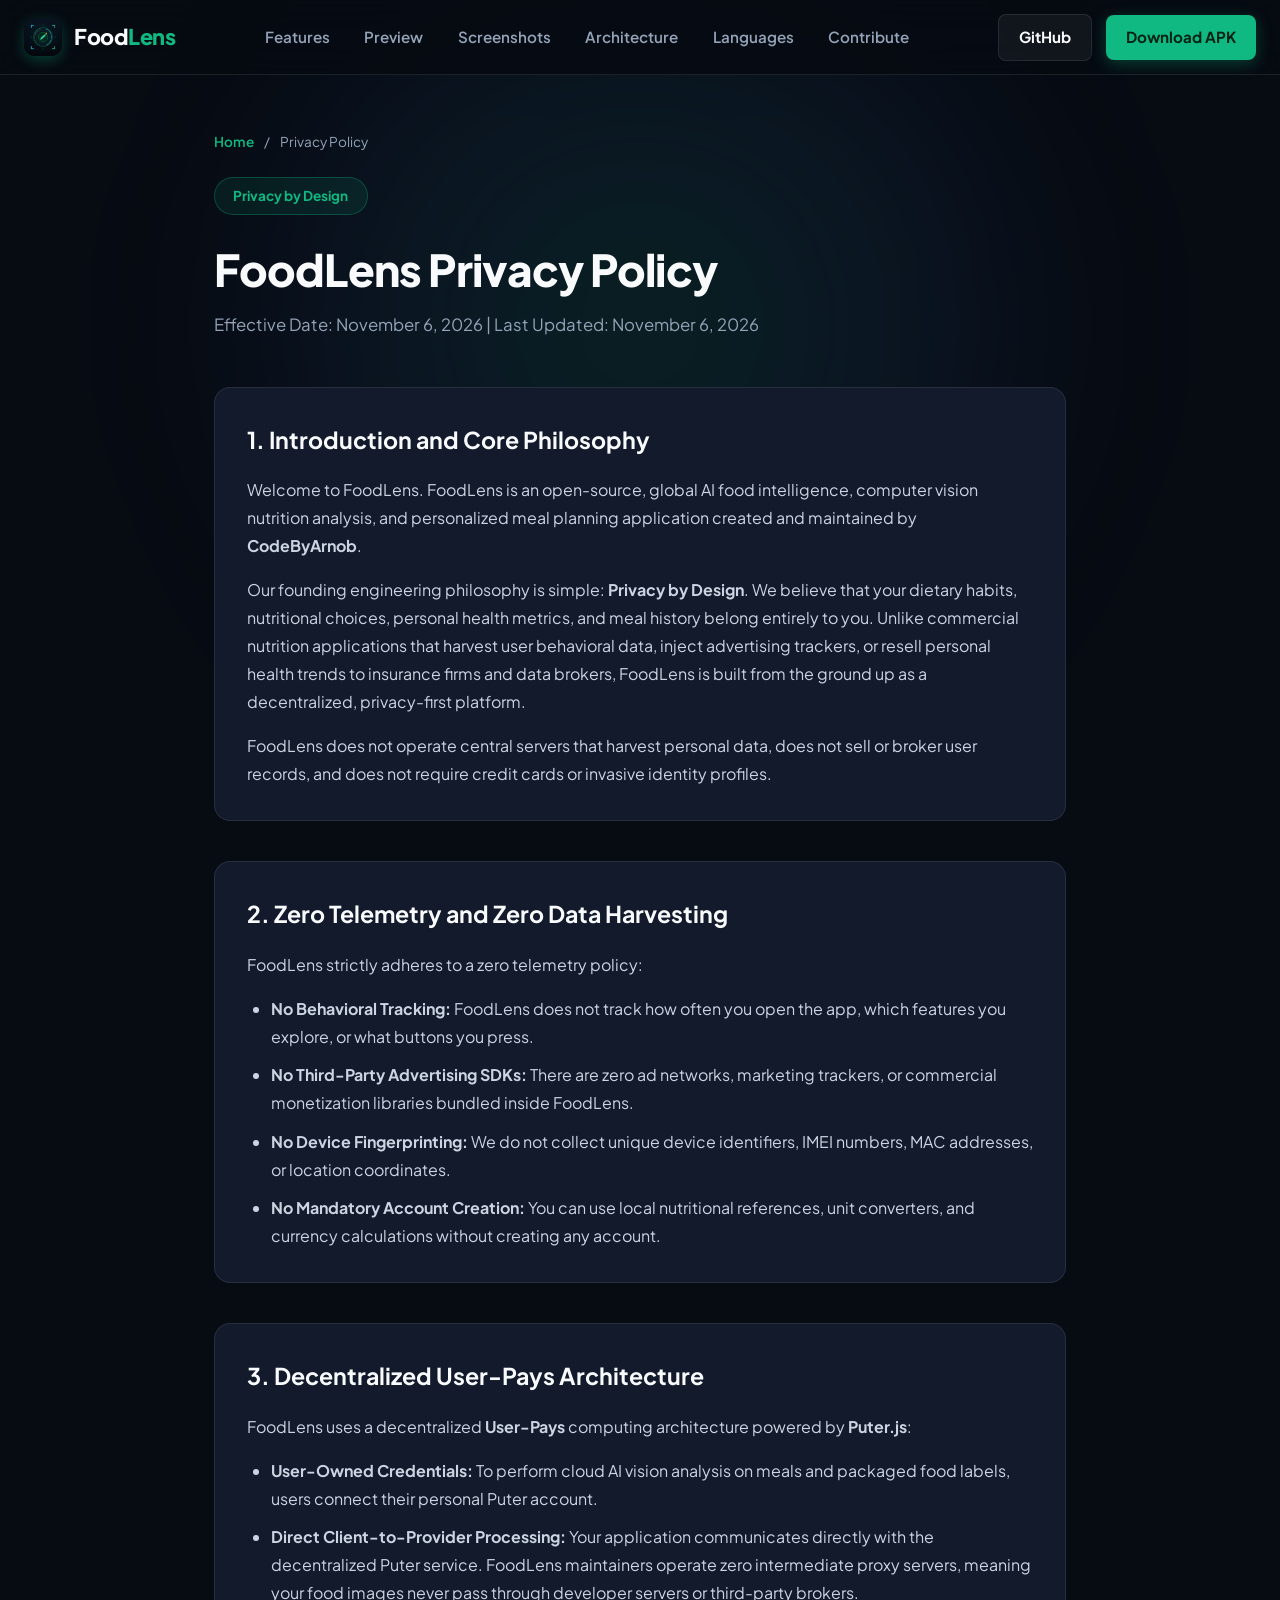
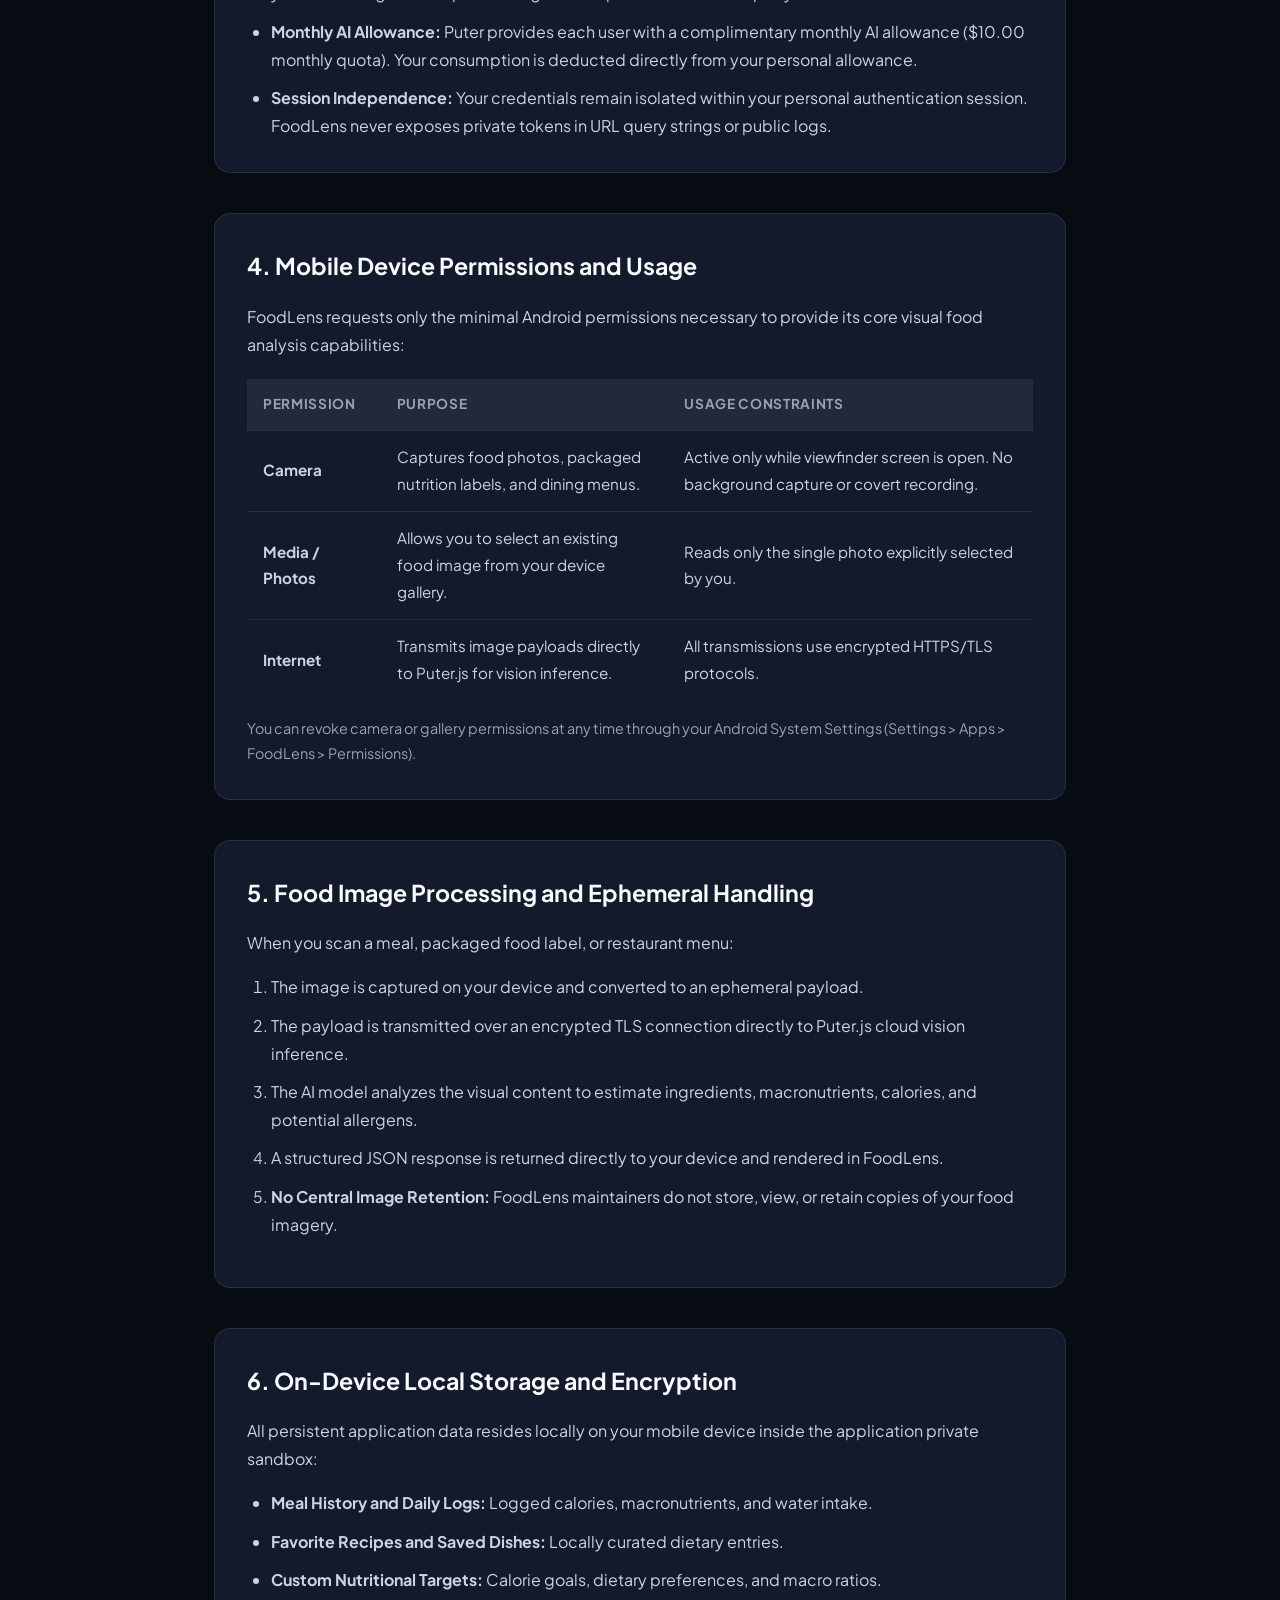
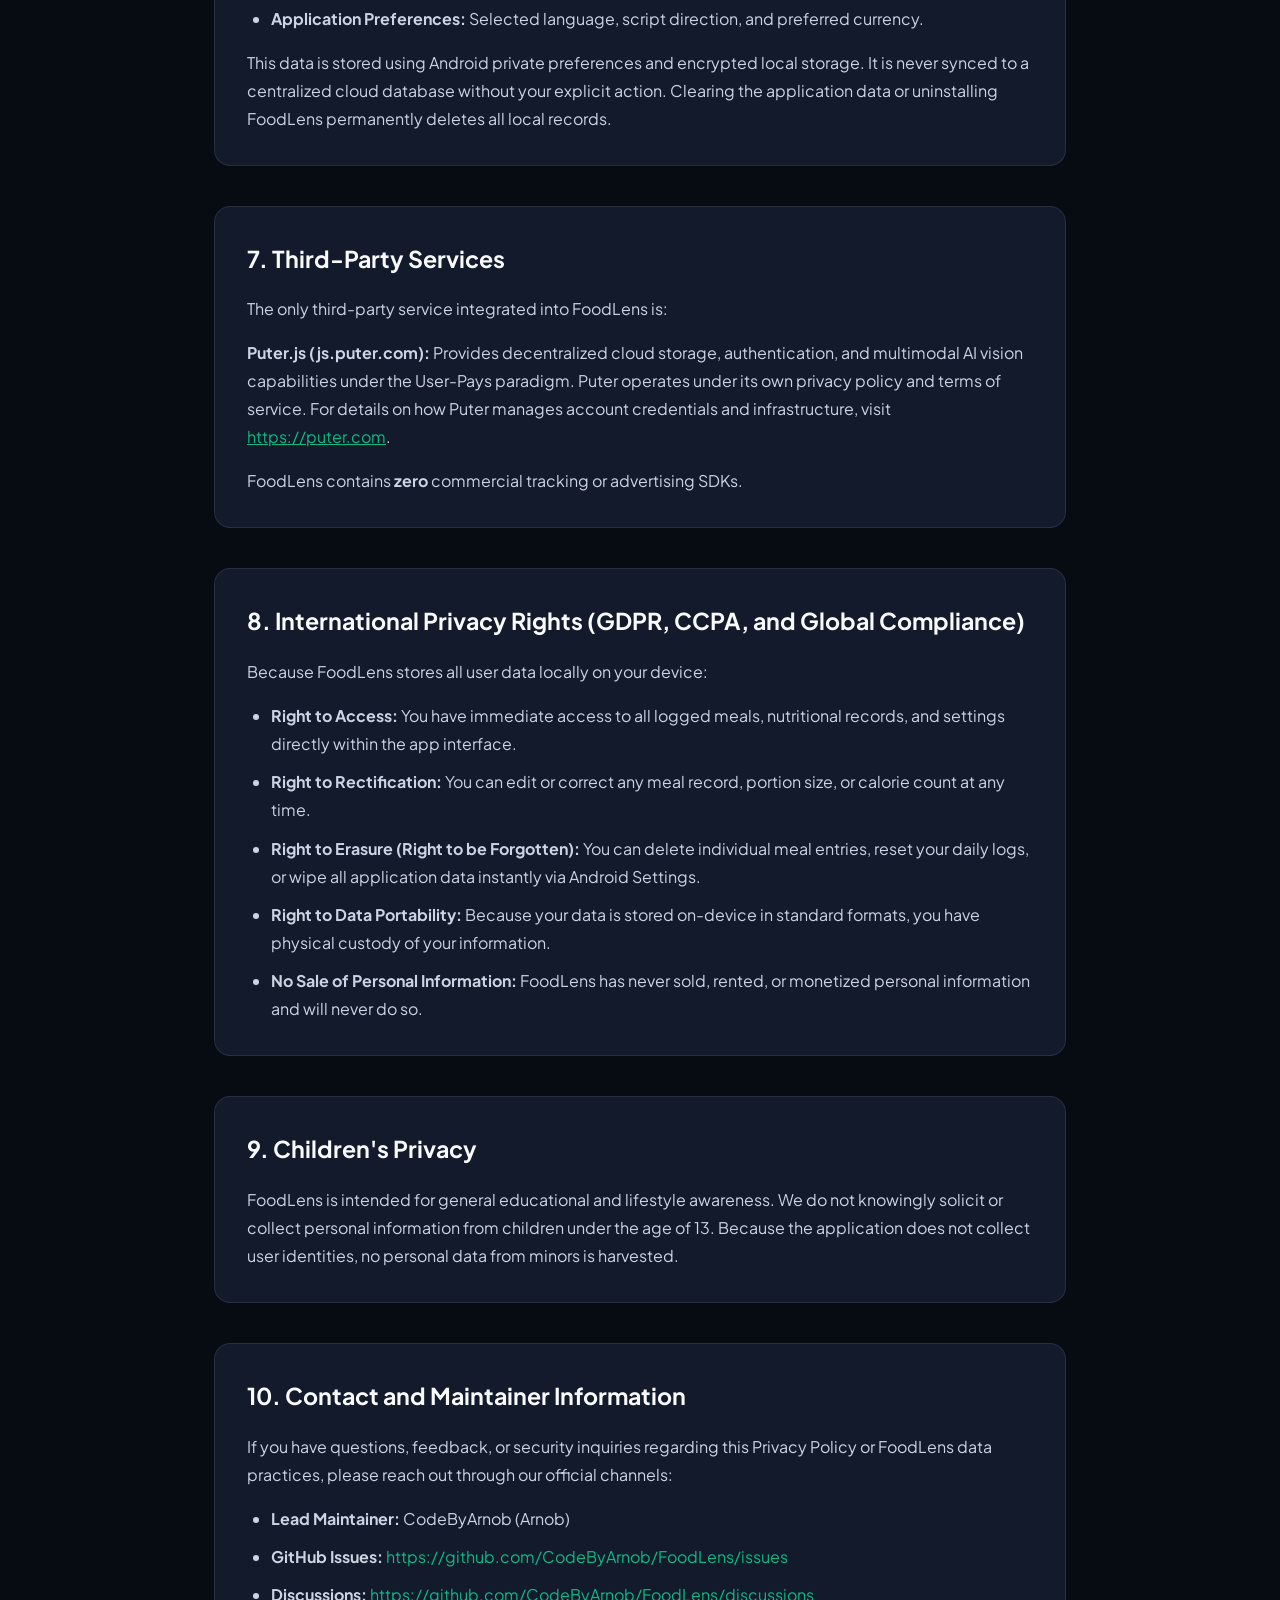
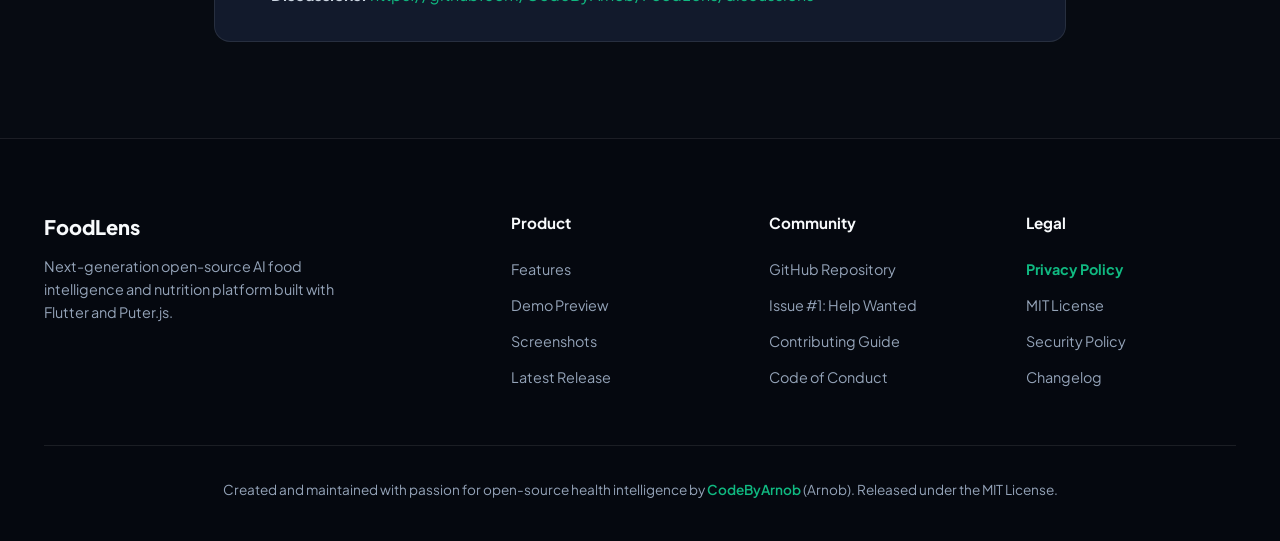
<file: docs/privacy.html>
<!DOCTYPE html>
<html lang="en">
<head>
  <meta charset="UTF-8">
  <meta name="viewport" content="width=device-width, initial-scale=1.0">
  <title>Privacy Policy - FoodLens Open-Source AI Platform</title>
  <meta name="description" content="Official Privacy Policy for FoodLens. Learn about our decentralized User-Pays architecture, zero telemetry policy, and on-device privacy.">
  <meta name="author" content="CodeByArnob">
  <meta name="theme-color" content="#090d16">

  <!-- Open Graph -->
  <meta property="og:title" content="FoodLens Privacy Policy">
  <meta property="og:description" content="Decentralized, zero-telemetry, privacy-first food intelligence powered by Puter.js and Flutter.">
  <meta property="og:image" content="assets/branding/foodlens_icon.png">
  <meta property="og:url" content="https://codebyarnob.github.io/FoodLens/privacy.html">
  <meta property="og:type" content="article">

  <!-- Favicon -->
  <link rel="icon" type="image/png" href="assets/branding/foodlens_icon.png">

  <!-- Google Fonts -->
  <link rel="preconnect" href="https://fonts.googleapis.com">
  <link rel="preconnect" href="https://fonts.gstatic.com" crossorigin>
  <link href="https://fonts.googleapis.com/css2?family=Plus+Jakarta+Sans:wght@400;500;600;700;800&display=swap" rel="stylesheet">

  <link rel="stylesheet" href="styles.css">
</head>
<body>
  <div class="ambient-glow"></div>

  <!-- Navigation -->
  <header class="navbar">
    <a href="index.html" class="brand">
      <img src="assets/branding/foodlens_icon.png" alt="FoodLens Icon" class="brand-icon">
      <div class="brand-name">Food<span>Lens</span></div>
    </a>
    <ul class="nav-links">
      <li><a href="index.html#features">Features</a></li>
      <li><a href="index.html#demo">Preview</a></li>
      <li><a href="index.html#screenshots">Screenshots</a></li>
      <li><a href="index.html#architecture">Architecture</a></li>
      <li><a href="index.html#localization">Languages</a></li>
      <li><a href="index.html#contribute">Contribute</a></li>
    </ul>
    <div class="nav-actions">
      <a href="https://github.com/CodeByArnob/FoodLens" class="btn btn-secondary" target="_blank" rel="noopener">GitHub</a>
      <a href="https://github.com/CodeByArnob/FoodLens/releases/download/v1.0.0/app-release.apk" class="btn btn-primary">Download APK</a>
      <button class="mobile-menu-btn" aria-label="Toggle navigation menu">☰</button>
    </div>
  </header>

  <!-- Privacy Policy Content Container -->
  <main class="container" style="padding-top: 3.5rem; padding-bottom: 6rem; max-width: 900px;">
    
    <!-- Breadcrumb -->
    <nav style="margin-bottom: 1.5rem; font-size: 0.85rem; color: var(--text-muted);">
      <a href="index.html" style="color: var(--primary); font-weight: 600;">Home</a>
      <span style="margin: 0 0.5rem;">/</span>
      <span>Privacy Policy</span>
    </nav>

    <!-- Header -->
    <div style="margin-bottom: 3rem;">
      <div class="badge" style="background: rgba(16, 185, 129, 0.1); border-color: rgba(16, 185, 129, 0.3); color: var(--primary);">
        Privacy by Design
      </div>
      <h1 style="font-size: 2.75rem; font-weight: 800; letter-spacing: -0.02em; margin-bottom: 1rem; line-height: 1.2;">
        FoodLens Privacy Policy
      </h1>
      <p style="color: var(--text-muted); font-size: 1.05rem;">
        Effective Date: November 6, 2026 | Last Updated: November 6, 2026
      </p>
    </div>

    <!-- Policy Body -->
    <div style="display: flex; flex-direction: column; gap: 2.5rem; color: #cbd5e1; font-size: 1rem; line-height: 1.75;">
      
      <!-- Section 1 -->
      <section style="background: var(--bg-card); border: 1px solid var(--border-color); border-radius: var(--radius-md); padding: 2rem;">
        <h2 style="color: var(--text-main); font-size: 1.45rem; font-weight: 700; margin-bottom: 1rem;">
          1. Introduction and Core Philosophy
        </h2>
        <p style="margin-bottom: 1rem;">
          Welcome to FoodLens. FoodLens is an open-source, global AI food intelligence, computer vision nutrition analysis, and personalized meal planning application created and maintained by <strong>CodeByArnob</strong>.
        </p>
        <p style="margin-bottom: 1rem;">
          Our founding engineering philosophy is simple: <strong>Privacy by Design</strong>. We believe that your dietary habits, nutritional choices, personal health metrics, and meal history belong entirely to you. Unlike commercial nutrition applications that harvest user behavioral data, inject advertising trackers, or resell personal health trends to insurance firms and data brokers, FoodLens is built from the ground up as a decentralized, privacy-first platform.
        </p>
        <p>
          FoodLens does not operate central servers that harvest personal data, does not sell or broker user records, and does not require credit cards or invasive identity profiles.
        </p>
      </section>

      <!-- Section 2 -->
      <section style="background: var(--bg-card); border: 1px solid var(--border-color); border-radius: var(--radius-md); padding: 2rem;">
        <h2 style="color: var(--text-main); font-size: 1.45rem; font-weight: 700; margin-bottom: 1rem;">
          2. Zero Telemetry and Zero Data Harvesting
        </h2>
        <p style="margin-bottom: 1rem;">
          FoodLens strictly adheres to a zero telemetry policy:
        </p>
        <ul style="padding-left: 1.5rem; display: flex; flex-direction: column; gap: 0.65rem;">
          <li><strong>No Behavioral Tracking:</strong> FoodLens does not track how often you open the app, which features you explore, or what buttons you press.</li>
          <li><strong>No Third-Party Advertising SDKs:</strong> There are zero ad networks, marketing trackers, or commercial monetization libraries bundled inside FoodLens.</li>
          <li><strong>No Device Fingerprinting:</strong> We do not collect unique device identifiers, IMEI numbers, MAC addresses, or location coordinates.</li>
          <li><strong>No Mandatory Account Creation:</strong> You can use local nutritional references, unit converters, and currency calculations without creating any account.</li>
        </ul>
      </section>

      <!-- Section 3 -->
      <section style="background: var(--bg-card); border: 1px solid var(--border-color); border-radius: var(--radius-md); padding: 2rem;">
        <h2 style="color: var(--text-main); font-size: 1.45rem; font-weight: 700; margin-bottom: 1rem;">
          3. Decentralized User-Pays Architecture
        </h2>
        <p style="margin-bottom: 1rem;">
          FoodLens uses a decentralized <strong>User-Pays</strong> computing architecture powered by <strong>Puter.js</strong>:
        </p>
        <ul style="padding-left: 1.5rem; display: flex; flex-direction: column; gap: 0.65rem;">
          <li><strong>User-Owned Credentials:</strong> To perform cloud AI vision analysis on meals and packaged food labels, users connect their personal Puter account.</li>
          <li><strong>Direct Client-to-Provider Processing:</strong> Your application communicates directly with the decentralized Puter service. FoodLens maintainers operate zero intermediate proxy servers, meaning your food images never pass through developer servers or third-party brokers.</li>
          <li><strong>Monthly AI Allowance:</strong> Puter provides each user with a complimentary monthly AI allowance ($10.00 monthly quota). Your consumption is deducted directly from your personal allowance.</li>
          <li><strong>Session Independence:</strong> Your credentials remain isolated within your personal authentication session. FoodLens never exposes private tokens in URL query strings or public logs.</li>
        </ul>
      </section>

      <!-- Section 4 -->
      <section style="background: var(--bg-card); border: 1px solid var(--border-color); border-radius: var(--radius-md); padding: 2rem;">
        <h2 style="color: var(--text-main); font-size: 1.45rem; font-weight: 700; margin-bottom: 1rem;">
          4. Mobile Device Permissions and Usage
        </h2>
        <p style="margin-bottom: 1.25rem;">
          FoodLens requests only the minimal Android permissions necessary to provide its core visual food analysis capabilities:
        </p>
        
        <div class="table-responsive" style="overflow-x: auto; margin-bottom: 1rem;">
          <table style="width: 100%; border-collapse: collapse; font-size: 0.9rem;">
            <thead>
              <tr style="background: rgba(255, 255, 255, 0.04); text-align: left;">
                <th style="padding: 0.85rem 1rem; border-bottom: 1px solid var(--border-color);">Permission</th>
                <th style="padding: 0.85rem 1rem; border-bottom: 1px solid var(--border-color);">Purpose</th>
                <th style="padding: 0.85rem 1rem; border-bottom: 1px solid var(--border-color);">Usage Constraints</th>
              </tr>
            </thead>
            <tbody>
              <tr>
                <td style="padding: 0.85rem 1rem; border-bottom: 1px solid var(--border-color);"><strong>Camera</strong></td>
                <td style="padding: 0.85rem 1rem; border-bottom: 1px solid var(--border-color);">Captures food photos, packaged nutrition labels, and dining menus.</td>
                <td style="padding: 0.85rem 1rem; border-bottom: 1px solid var(--border-color);">Active only while viewfinder screen is open. No background capture or covert recording.</td>
              </tr>
              <tr>
                <td style="padding: 0.85rem 1rem; border-bottom: 1px solid var(--border-color);"><strong>Media / Photos</strong></td>
                <td style="padding: 0.85rem 1rem; border-bottom: 1px solid var(--border-color);">Allows you to select an existing food image from your device gallery.</td>
                <td style="padding: 0.85rem 1rem; border-bottom: 1px solid var(--border-color);">Reads only the single photo explicitly selected by you.</td>
              </tr>
              <tr>
                <td style="padding: 0.85rem 1rem;"><strong>Internet</strong></td>
                <td style="padding: 0.85rem 1rem;">Transmits image payloads directly to Puter.js for vision inference.</td>
                <td style="padding: 0.85rem 1rem;">All transmissions use encrypted HTTPS/TLS protocols.</td>
              </tr>
            </tbody>
          </table>
        </div>

        <p style="font-size: 0.9rem; color: var(--text-muted);">
          You can revoke camera or gallery permissions at any time through your Android System Settings (Settings > Apps > FoodLens > Permissions).
        </p>
      </section>

      <!-- Section 5 -->
      <section style="background: var(--bg-card); border: 1px solid var(--border-color); border-radius: var(--radius-md); padding: 2rem;">
        <h2 style="color: var(--text-main); font-size: 1.45rem; font-weight: 700; margin-bottom: 1rem;">
          5. Food Image Processing and Ephemeral Handling
        </h2>
        <p style="margin-bottom: 1rem;">
          When you scan a meal, packaged food label, or restaurant menu:
        </p>
        <ol style="padding-left: 1.5rem; display: flex; flex-direction: column; gap: 0.65rem; margin-bottom: 1rem;">
          <li>The image is captured on your device and converted to an ephemeral payload.</li>
          <li>The payload is transmitted over an encrypted TLS connection directly to Puter.js cloud vision inference.</li>
          <li>The AI model analyzes the visual content to estimate ingredients, macronutrients, calories, and potential allergens.</li>
          <li>A structured JSON response is returned directly to your device and rendered in FoodLens.</li>
          <li><strong>No Central Image Retention:</strong> FoodLens maintainers do not store, view, or retain copies of your food imagery.</li>
        </ol>
      </section>

      <!-- Section 6 -->
      <section style="background: var(--bg-card); border: 1px solid var(--border-color); border-radius: var(--radius-md); padding: 2rem;">
        <h2 style="color: var(--text-main); font-size: 1.45rem; font-weight: 700; margin-bottom: 1rem;">
          6. On-Device Local Storage and Encryption
        </h2>
        <p style="margin-bottom: 1rem;">
          All persistent application data resides locally on your mobile device inside the application private sandbox:
        </p>
        <ul style="padding-left: 1.5rem; display: flex; flex-direction: column; gap: 0.65rem; margin-bottom: 1rem;">
          <li><strong>Meal History and Daily Logs:</strong> Logged calories, macronutrients, and water intake.</li>
          <li><strong>Favorite Recipes and Saved Dishes:</strong> Locally curated dietary entries.</li>
          <li><strong>Custom Nutritional Targets:</strong> Calorie goals, dietary preferences, and macro ratios.</li>
          <li><strong>Application Preferences:</strong> Selected language, script direction, and preferred currency.</li>
        </ul>
        <p>
          This data is stored using Android private preferences and encrypted local storage. It is never synced to a centralized cloud database without your explicit action. Clearing the application data or uninstalling FoodLens permanently deletes all local records.
        </p>
      </section>

      <!-- Section 7 -->
      <section style="background: var(--bg-card); border: 1px solid var(--border-color); border-radius: var(--radius-md); padding: 2rem;">
        <h2 style="color: var(--text-main); font-size: 1.45rem; font-weight: 700; margin-bottom: 1rem;">
          7. Third-Party Services
        </h2>
        <p style="margin-bottom: 1rem;">
          The only third-party service integrated into FoodLens is:
        </p>
        <p style="margin-bottom: 1rem;">
          <strong>Puter.js (js.puter.com):</strong> Provides decentralized cloud storage, authentication, and multimodal AI vision capabilities under the User-Pays paradigm. Puter operates under its own privacy policy and terms of service. For details on how Puter manages account credentials and infrastructure, visit <a href="https://puter.com" target="_blank" rel="noopener" style="color: var(--primary); text-decoration: underline;">https://puter.com</a>.
        </p>
        <p>
          FoodLens contains <strong>zero</strong> commercial tracking or advertising SDKs.
        </p>
      </section>

      <!-- Section 8 -->
      <section style="background: var(--bg-card); border: 1px solid var(--border-color); border-radius: var(--radius-md); padding: 2rem;">
        <h2 style="color: var(--text-main); font-size: 1.45rem; font-weight: 700; margin-bottom: 1rem;">
          8. International Privacy Rights (GDPR, CCPA, and Global Compliance)
        </h2>
        <p style="margin-bottom: 1rem;">
          Because FoodLens stores all user data locally on your device:
        </p>
        <ul style="padding-left: 1.5rem; display: flex; flex-direction: column; gap: 0.65rem;">
          <li><strong>Right to Access:</strong> You have immediate access to all logged meals, nutritional records, and settings directly within the app interface.</li>
          <li><strong>Right to Rectification:</strong> You can edit or correct any meal record, portion size, or calorie count at any time.</li>
          <li><strong>Right to Erasure (Right to be Forgotten):</strong> You can delete individual meal entries, reset your daily logs, or wipe all application data instantly via Android Settings.</li>
          <li><strong>Right to Data Portability:</strong> Because your data is stored on-device in standard formats, you have physical custody of your information.</li>
          <li><strong>No Sale of Personal Information:</strong> FoodLens has never sold, rented, or monetized personal information and will never do so.</li>
        </ul>
      </section>

      <!-- Section 9 -->
      <section style="background: var(--bg-card); border: 1px solid var(--border-color); border-radius: var(--radius-md); padding: 2rem;">
        <h2 style="color: var(--text-main); font-size: 1.45rem; font-weight: 700; margin-bottom: 1rem;">
          9. Children's Privacy
        </h2>
        <p>
          FoodLens is intended for general educational and lifestyle awareness. We do not knowingly solicit or collect personal information from children under the age of 13. Because the application does not collect user identities, no personal data from minors is harvested.
        </p>
      </section>

      <!-- Section 10 -->
      <section style="background: var(--bg-card); border: 1px solid var(--border-color); border-radius: var(--radius-md); padding: 2rem;">
        <h2 style="color: var(--text-main); font-size: 1.45rem; font-weight: 700; margin-bottom: 1rem;">
          10. Contact and Maintainer Information
        </h2>
        <p style="margin-bottom: 1rem;">
          If you have questions, feedback, or security inquiries regarding this Privacy Policy or FoodLens data practices, please reach out through our official channels:
        </p>
        <ul style="padding-left: 1.5rem; display: flex; flex-direction: column; gap: 0.65rem;">
          <li><strong>Lead Maintainer:</strong> CodeByArnob (Arnob)</li>
          <li><strong>GitHub Issues:</strong> <a href="https://github.com/CodeByArnob/FoodLens/issues" target="_blank" rel="noopener" style="color: var(--primary);">https://github.com/CodeByArnob/FoodLens/issues</a></li>
          <li><strong>Discussions:</strong> <a href="https://github.com/CodeByArnob/FoodLens/discussions" target="_blank" rel="noopener" style="color: var(--primary);">https://github.com/CodeByArnob/FoodLens/discussions</a></li>
        </ul>
      </section>

    </div>
  </main>

  <!-- Footer -->
  <footer>
    <div class="container">
      <div class="footer-grid">
        <div class="footer-brand">
          <h4>FoodLens</h4>
          <p style="max-width: 300px; font-size: 0.9rem;">Next-generation open-source AI food intelligence and nutrition platform built with Flutter and Puter.js.</p>
        </div>

        <div class="footer-col">
          <h5>Product</h5>
          <ul>
            <li><a href="index.html#features">Features</a></li>
            <li><a href="index.html#demo">Demo Preview</a></li>
            <li><a href="index.html#screenshots">Screenshots</a></li>
            <li><a href="https://github.com/CodeByArnob/FoodLens/releases/latest" target="_blank" rel="noopener">Latest Release</a></li>
          </ul>
        </div>

        <div class="footer-col">
          <h5>Community</h5>
          <ul>
            <li><a href="https://github.com/CodeByArnob/FoodLens" target="_blank" rel="noopener">GitHub Repository</a></li>
            <li><a href="https://github.com/CodeByArnob/FoodLens/issues/1" target="_blank" rel="noopener">Issue #1: Help Wanted</a></li>
            <li><a href="https://github.com/CodeByArnob/FoodLens/blob/main/CONTRIBUTING.md" target="_blank" rel="noopener">Contributing Guide</a></li>
            <li><a href="https://github.com/CodeByArnob/FoodLens/blob/main/CODE_OF_CONDUCT.md" target="_blank" rel="noopener">Code of Conduct</a></li>
          </ul>
        </div>

        <div class="footer-col">
          <h5>Legal</h5>
          <ul>
            <li><a href="privacy.html" style="color: var(--primary); font-weight: 700;">Privacy Policy</a></li>
            <li><a href="https://github.com/CodeByArnob/FoodLens/blob/main/LICENSE" target="_blank" rel="noopener">MIT License</a></li>
            <li><a href="https://github.com/CodeByArnob/FoodLens/blob/main/SECURITY.md" target="_blank" rel="noopener">Security Policy</a></li>
            <li><a href="https://github.com/CodeByArnob/FoodLens/blob/main/CHANGELOG.md" target="_blank" rel="noopener">Changelog</a></li>
          </ul>
        </div>
      </div>

      <div class="footer-bottom">
        Created and maintained with passion for open-source health intelligence by <a href="https://github.com/CodeByArnob" target="_blank" rel="noopener">CodeByArnob</a> (Arnob). Released under the MIT License.
      </div>
    </div>
  </footer>

  <script src="app.js"></script>
</body>
</html>
</file>
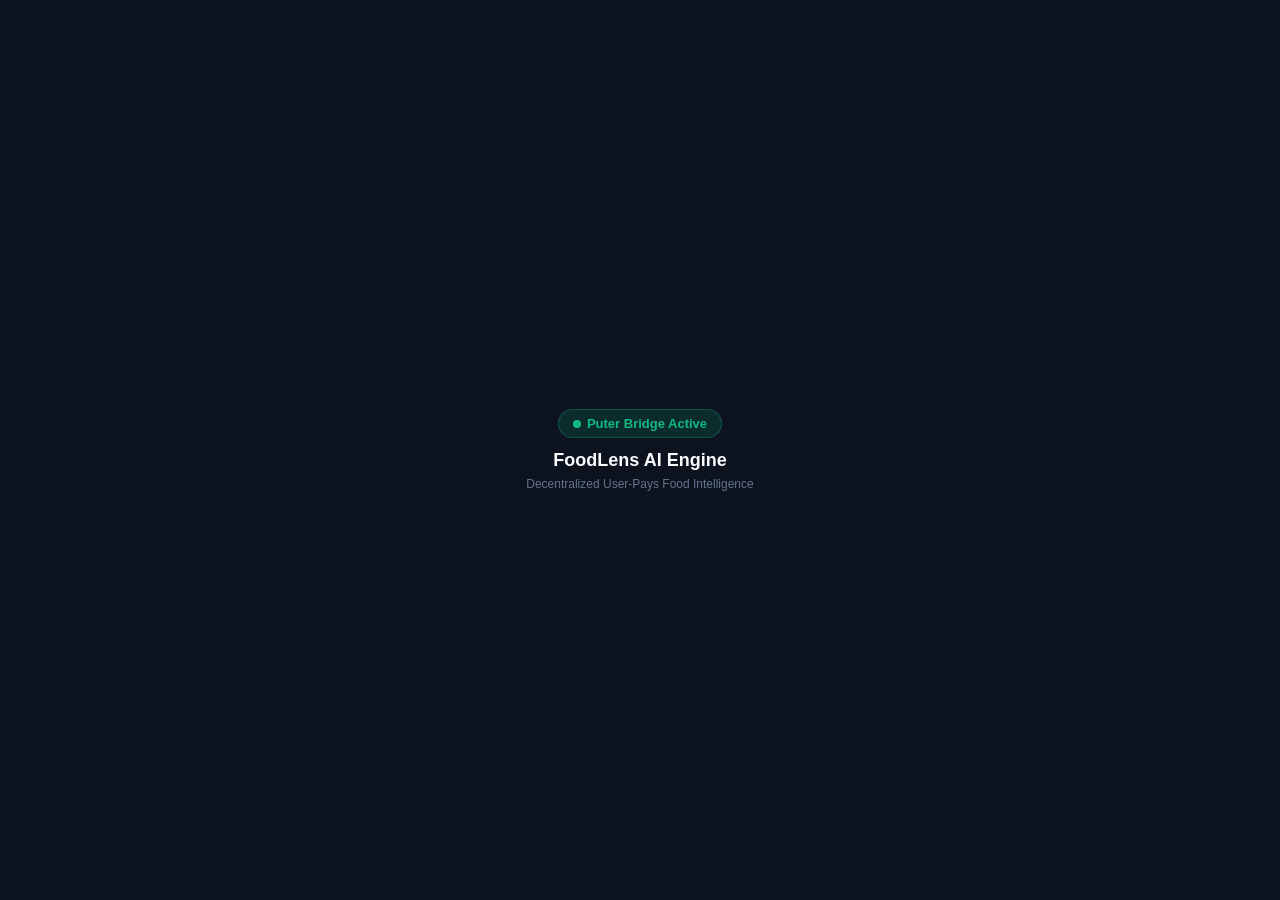
<file: assets/html/puter_bridge.html>
<!DOCTYPE html>
<html lang="en">
<head>
  <meta charset="UTF-8">
  <meta name="viewport" content="width=device-width, initial-scale=1.0, maximum-scale=1.0, user-scalable=no">
  <title>FoodLens Puter Bridge</title>
  <script src="https://js.puter.com/v2/"></script>
  <style>
    :root {
      --bg: #0c121e;
      --card-bg: #141c2e;
      --primary: #10b981;
      --primary-blue: #0055ff;
      --text: #f8fafc;
      --muted: #94a3b8;
      --border: rgba(255, 255, 255, 0.1);
    }
    * {
      box-sizing: border-box;
      margin: 0;
      padding: 0;
      -webkit-tap-highlight-color: transparent;
    }
    body {
      background-color: var(--bg);
      color: var(--muted);
      font-family: -apple-system, BlinkMacSystemFont, 'Segoe UI', Roboto, Helvetica, Arial, sans-serif;
      margin: 0;
      padding: 16px;
      display: flex;
      flex-direction: column;
      align-items: center;
      justify-content: center;
      min-height: 100vh;
      text-align: center;
      overflow: hidden;
    }
    .status-badge {
      display: inline-flex;
      align-items: center;
      gap: 6px;
      padding: 6px 14px;
      border-radius: 9999px;
      font-size: 13px;
      font-weight: 600;
      background: rgba(16, 185, 129, 0.15);
      color: #10b981;
      border: 1px solid rgba(16, 185, 129, 0.3);
      margin-bottom: 12px;
      transition: all 0.25s ease;
    }
    .status-dot {
      width: 8px;
      height: 8px;
      border-radius: 50%;
      background: #10b981;
    }
    .title {
      font-size: 18px;
      font-weight: 700;
      color: var(--text);
      margin: 0 0 6px 0;
    }
    .subtitle {
      font-size: 12px;
      color: #64748b;
      margin: 0;
    }

    /* Official Puter Auth Popup Modal Overlay */
    #authModalOverlay {
      position: fixed;
      top: 0;
      left: 0;
      right: 0;
      bottom: 0;
      background: rgba(8, 12, 22, 0.95);
      backdrop-filter: blur(8px);
      -webkit-backdrop-filter: blur(8px);
      z-index: 999999;
      display: none;
      flex-direction: column;
      width: 100vw;
      height: 100vh;
      animation: modalFadeIn 0.2s cubic-bezier(0.16, 1, 0.3, 1);
    }
    #authModalOverlay.active {
      display: flex;
    }
    @keyframes modalFadeIn {
      from { opacity: 0; transform: scale(0.98); }
      to { opacity: 1; transform: scale(1); }
    }
    .modal-header {
      height: 54px;
      background: #111827;
      border-bottom: 1px solid var(--border);
      display: flex;
      align-items: center;
      justify-content: space-between;
      padding: 0 16px;
      flex-shrink: 0;
    }
    .modal-title-row {
      display: flex;
      align-items: center;
      gap: 10px;
    }
    .modal-logo {
      width: 24px;
      height: 24px;
      border-radius: 6px;
      background: linear-gradient(135deg, #0055ff, #00d2ff);
      display: flex;
      align-items: center;
      justify-content: center;
      color: #fff;
      font-weight: 800;
      font-size: 13px;
    }
    .modal-title {
      font-size: 14px;
      font-weight: 700;
      color: #fff;
    }
    .modal-subtitle {
      font-size: 11px;
      color: #94a3b8;
    }
    .modal-close-btn {
      background: rgba(255, 255, 255, 0.08);
      border: 1px solid rgba(255, 255, 255, 0.12);
      color: #e2e8f0;
      padding: 6px 14px;
      border-radius: 8px;
      font-size: 12px;
      font-weight: 600;
      cursor: pointer;
    }
    .modal-close-btn:active {
      background: rgba(255, 255, 255, 0.16);
    }
    .modal-iframe-container {
      flex: 1;
      width: 100%;
      height: calc(100% - 54px);
      position: relative;
      background: #0c121e;
    }
    .modal-iframe {
      width: 100%;
      height: 100%;
      border: none;
      background: #0c121e;
    }
    .modal-loading-indicator {
      position: absolute;
      top: 50%;
      left: 50%;
      transform: translate(-50%, -50%);
      color: #94a3b8;
      font-size: 13px;
      pointer-events: none;
    }
  </style>
</head>
<body>
  <div class="status-badge" id="statusBadge">
    <span class="status-dot" id="statusDot"></span>
    <span id="statusText">Puter Bridge Active</span>
  </div>
  <h1 class="title">FoodLens AI Engine</h1>
  <p class="subtitle" id="userInfo">Decentralized User-Pays Food Intelligence</p>

  <!-- Puter Official Auth Modal -->
  <div id="authModalOverlay">
    <div class="modal-header">
      <div class="modal-title-row">
        <div class="modal-logo">P</div>
        <div>
          <div class="modal-title">Puter Official Sign In</div>
          <div class="modal-subtitle">Secure User-Pays Authorization</div>
        </div>
      </div>
      <button class="modal-close-btn" id="closeAuthModalBtn">Cancel</button>
    </div>
    <div class="modal-iframe-container">
      <div class="modal-loading-indicator" id="modalLoadingIndicator">Loading official Puter login...</div>
      <iframe class="modal-iframe" id="authIframe" name="PuterAuthIframe" src="about:blank"></iframe>
    </div>
  </div>

  <script>
    (function() {
      // Pending command abort controllers
      const activeAbortControllers = new Map();

      // Flutter JavaScript Bridge
      function sendToFlutter(type, data, requestId) {
        const payload = JSON.stringify({
          type: type,
          data: data,
          requestId: requestId || null,
          timestamp: Date.now()
        });
        if (window.FlutterBridge && typeof window.FlutterBridge.postMessage === 'function') {
          window.FlutterBridge.postMessage(payload);
        } else if (window.chrome && window.chrome.webview) {
          window.chrome.webview.postMessage(payload);
        } else {
          console.log('[FoodLens Bridge]', payload);
        }
      }

      function updateStatus(text, isError) {
        const statusText = document.getElementById('statusText');
        const statusDot = document.getElementById('statusDot');
        const badge = document.getElementById('statusBadge');
        if (statusText) statusText.textContent = text;
        if (statusDot) statusDot.style.background = isError ? '#ef4444' : '#10b981';
        if (badge) {
          badge.style.color = isError ? '#ef4444' : '#10b981';
          badge.style.background = isError ? 'rgba(239, 68, 68, 0.15)' : 'rgba(16, 185, 129, 0.15)';
          badge.style.borderColor = isError ? 'rgba(239, 68, 68, 0.3)' : 'rgba(16, 185, 129, 0.3)';
        }
      }

      function updateUserInfo(text) {
        const info = document.getElementById('userInfo');
        if (info) info.textContent = text;
      }

      // Check current auth & usage with high efficiency
      async function getSessionInfo() {
        try {
          const isSignedIn = puter.auth ? puter.auth.isSignedIn() : false;
          let user = null;
          let usage = null;

          if (isSignedIn) {
            user = await puter.auth.getUser();
            try {
              if (puter.os && typeof puter.os.getMonthlyUsage === 'function') {
                usage = await puter.os.getMonthlyUsage();
              }
            } catch (uErr) {
              console.warn('[PuterBridge] Non-critical usage fetch error:', uErr);
            }
          }

          return {
            isSignedIn: isSignedIn,
            user: user,
            usage: usage
          };
        } catch (e) {
          console.error('[PuterBridge] Session check error:', e);
          return { isSignedIn: false, user: null, usage: null };
        }
      }

      // Extract JSON cleanly from LLM response
      function extractJson(rawText) {
        if (!rawText) throw new Error('Empty response from AI model');
        let text = rawText.trim();
        if (text.startsWith('```json')) {
          text = text.substring(7);
        } else if (text.startsWith('```')) {
          text = text.substring(3);
        }
        if (text.endsWith('```')) {
          text = text.substring(0, text.length - 3);
        }
        text = text.trim();

        const firstBrace = text.indexOf('{');
        const lastBrace = text.lastIndexOf('}');
        if (firstBrace !== -1 && lastBrace !== -1 && lastBrace > firstBrace) {
          text = text.substring(firstBrace, lastBrace + 1);
        }
        return JSON.parse(text);
      }

      function resolveLanguageName(code, explicitName) {
        if (explicitName && explicitName.length > 0) return explicitName;
        switch (code) {
          case 'bn': return 'Bengali (বাংলা)';
          case 'ar': return 'Arabic (العربية)';
          case 'es': return 'Spanish (Español)';
          case 'fr': return 'French (Français)';
          case 'de': return 'German (Deutsch)';
          case 'ja': return 'Japanese (日本語)';
          case 'hi': return 'Hindi (हिन्दी)';
          default: return 'English';
        }
      }

      // --- POPUP / WINDOW.OPEN INTERCEPTOR FOR PUTER AUTH ---
      let currentAuthPopupProxy = null;

      function extractErrorMessage(error) {
        if (!error) return 'An unexpected bridge error occurred.';
        if (typeof error === 'string') return error;
        if (error.message && typeof error.message === 'string' && error.message !== '[object Object]') {
          return error.message;
        }
        if (error.error) {
          if (typeof error.error === 'string') return error.error;
          if (error.error.message && typeof error.error.message === 'string') return error.error.message;
          if (error.error.code) return 'Puter error: ' + error.error.code;
        }
        if (error.code) return 'Puter error: ' + error.code;
        try {
          const json = JSON.stringify(error);
          if (json && json !== '{}' && json !== '[]') return json;
        } catch (_) {}
        const str = String(error);
        if (str === '[object Object]') {
          return 'Puter account authentication required. Please connect your Puter account or token.';
        }
        return str;
      }

      function setupAuthPopupInterceptor() {
        const originalOpen = window.open;
        const modalOverlay = document.getElementById('authModalOverlay');
        const iframe = document.getElementById('authIframe');
        const loadingIndicator = document.getElementById('modalLoadingIndicator');
        const closeBtn = document.getElementById('closeAuthModalBtn');

        function closeAuthModal() {
          if (modalOverlay) modalOverlay.classList.remove('active');
          if (iframe) iframe.src = 'about:blank';
          if (currentAuthPopupProxy) {
            currentAuthPopupProxy.closed = true;
            if (typeof currentAuthPopupProxy.onclose === 'function') {
              currentAuthPopupProxy.onclose();
            }
          }
          sendToFlutter('auth_modal_state', { open: false }, null);
        }

        if (closeBtn) {
          closeBtn.onclick = function() {
            closeAuthModal();
          };
        }

        // Intercept window.open
        window.open = function(url, target, features) {
          const urlStr = String(url || '');
          console.log('[PuterBridge window.open]', urlStr, target);

          // If this is a Puter authentication popup
          if (urlStr.includes('/action/sign-in') || urlStr.includes('embedded_in_popup=true')) {
            console.log('[PuterBridge] Intercepted Puter signIn popup:', urlStr);

            if (loadingIndicator) loadingIndicator.style.display = 'block';
            if (modalOverlay) modalOverlay.classList.add('active');
            sendToFlutter('auth_modal_state', { open: true, url: urlStr }, null);

            // Proxy window object adhering to browser Window interface
            const proxyWindow = {
              closed: false,
              close: function() {
                closeAuthModal();
              },
              postMessage: function(message, targetOrigin) {
                if (iframe && iframe.contentWindow) {
                  iframe.contentWindow.postMessage(message, targetOrigin || '*');
                }
              },
              focus: function() {},
              blur: function() {}
            };

            currentAuthPopupProxy = proxyWindow;

            iframe.onload = function() {
              if (loadingIndicator) loadingIndicator.style.display = 'none';
              try {
                // Set same-origin opener reference
                if (iframe.contentWindow) {
                  iframe.contentWindow.opener = window;
                }
              } catch (e) {
                console.warn('[PuterBridge] Opener assignment error:', e);
              }
            };

            iframe.src = urlStr;
            return proxyWindow;
          }

          // Fallback to original window.open for other URLs
          return originalOpen ? originalOpen.call(window, url, target, features) : null;
        };

        // Cross-window postMessage handler for Puter Auth
        window.addEventListener('message', function(event) {
          if (!event.data) return;

          // 1. Handshake: Puter popup asking for opener origin
          if (event.data.msg === 'requestOrigin' || event.data.action === 'requestOrigin') {
            console.log('[PuterBridge] Received requestOrigin from popup');
            if (event.source && typeof event.source.postMessage === 'function') {
              event.source.postMessage({ msg: 'originResponse' }, '*');
            } else if (iframe && iframe.contentWindow) {
              iframe.contentWindow.postMessage({ msg: 'originResponse' }, '*');
            }
            return;
          }

          // 2. Auth completion: Puter popup delivering token
          if (event.data.msg === 'puter.token') {
            console.log('[PuterBridge] Received puter.token message from popup!');
            const token = event.data.token;
            if (token) {
              try {
                if (typeof puter.setAuthToken === 'function') {
                  puter.setAuthToken(token);
                }
              } catch (e) {
                console.warn('[PuterBridge] setAuthToken err:', e);
              }
              puter.authToken = token;
              if (puter.auth) {
                puter.auth.token = token;
              }
            }
            closeAuthModal();
          }
        }, false);
      }

      setupAuthPopupInterceptor();

      // Main Bridge Execution Handler
      async function handleBridgeCommand(action, paramsJson, requestId) {
        let params = {};
        try {
          if (typeof paramsJson === 'string' && paramsJson.length > 0) {
            params = JSON.parse(paramsJson);
          } else if (typeof paramsJson === 'object' && paramsJson !== null) {
            params = paramsJson;
          }
        } catch (e) {
          console.error('[PuterBridge] Invalid params JSON:', e);
        }

        console.log('[PuterBridge Command]', action, 'ID:', requestId);

        const abortController = new AbortController();
        if (requestId) {
          activeAbortControllers.set(requestId, abortController);
        }

        try {
          switch (action) {
            case 'init':
            case 'get_session': {
              const session = await getSessionInfo();
              if (session.user) {
                updateUserInfo('Signed in as: ' + (session.user.username || 'User'));
              }
              sendToFlutter('session_info', session, requestId);
              break;
            }

            case 'get_usage':
            case 'get_monthly_usage': {
              if (puter.os && typeof puter.os.getMonthlyUsage === 'function') {
                const usage = await puter.os.getMonthlyUsage();
                sendToFlutter('monthly_usage', usage, requestId);
              } else {
                sendToFlutter('monthly_usage', null, requestId);
              }
              break;
            }

            case 'get_user': {
              let user = null;
              if (puter.auth && puter.auth.isSignedIn()) {
                user = await puter.auth.getUser();
              }
              sendToFlutter('user_info', { user: user }, requestId);
              break;
            }

            case 'set_token': {
              const token = params.token;
              if (token) {
                try {
                  if (typeof puter.setAuthToken === 'function') {
                    puter.setAuthToken(token);
                  }
                } catch (e) {
                  console.warn('[PuterBridge] setAuthToken err:', e);
                }
                puter.authToken = token;
                if (puter.auth) {
                  puter.auth.token = token;
                }
              }
              const session = await getSessionInfo();
              sendToFlutter('auth_success', session, requestId);
              break;
            }

            case 'sign_in': {
              updateStatus('Signing in with Puter...', false);
              // Use request_auth: true for clean account selection
              const authOptions = { request_auth: true };
              const signInRes = await puter.auth.signIn(authOptions);
              const session = await getSessionInfo();
              updateStatus('Puter Connected', false);
              sendToFlutter('sign_in_success', session, requestId);
              break;
            }

            case 'sign_out': {
              try {
                if (typeof puter.resetAuthToken === 'function') {
                  puter.resetAuthToken();
                }
              } catch (e) {
                console.warn('[PuterBridge] resetAuthToken err:', e);
              }
              try {
                if (puter.auth && typeof puter.auth.signOut === 'function') {
                  await puter.auth.signOut();
                }
              } catch (e) {
                console.warn('[PuterBridge] signOut sync err:', e);
              }
              try {
                puter.authToken = null;
                if (puter.auth) {
                  puter.auth.token = null;
                }
                localStorage.clear();
                sessionStorage.clear();
                if (window.indexedDB) {
                  try { indexedDB.deleteDatabase('puter'); } catch (_) {}
                }
              } catch (_) {}
              updateStatus('Signed Out', false);
              sendToFlutter('sign_out_success', {}, requestId);
              break;
            }

            case 'list_models': {
              let models = [];
              if (puter.ai && typeof puter.ai.listModels === 'function') {
                models = await puter.ai.listModels();
              }
              sendToFlutter('models_list', { models: models }, requestId);
              break;
            }

            case 'cancel_request': {
              const targetId = params.targetRequestId || requestId;
              if (activeAbortControllers.has(targetId)) {
                activeAbortControllers.get(targetId).abort();
                activeAbortControllers.delete(targetId);
                console.log('[PuterBridge] Aborted AI request:', targetId);
              }
              sendToFlutter('cancel_success', { targetRequestId: targetId }, requestId);
              break;
            }

            // --- STREAMED AI OPERATIONS ---

            case 'analyze_food': {
              updateStatus('Analyzing Food Image with AI...', false);
              sendToFlutter('ai_stage', { stage: 'recognizing', message: 'Recognizing visual food features...' }, requestId);

              const activeToken = puter.authToken || (puter.auth && puter.auth.isSignedIn() ? puter.authToken : null);
              if (!activeToken && (!puter.auth || !puter.auth.isSignedIn())) {
                throw {
                  code: 'auth_required',
                  status: 401,
                  message: 'Puter account authentication required. Please connect your Puter account or token.'
                };
              }

              const base64Image = params.image;
              const preferences = params.preferences || '';
              const langName = resolveLanguageName(params.languageCode, params.languageName);
              const model = params.model || 'gpt-4o-mini';

              const prompt = `You are an expert food vision scientist, computer vision specialist, and clinical nutritionist.
Analyze the attached image in strict sequential stages:

STAGE 1: DOMAIN CLASSIFICATION & OBJECT VERIFICATION
Determine whether this image actually depicts real, consumable food, a cooked culinary dish, raw edible ingredients, or beverages.
CRITICAL MANDATORY REJECTION: You must immediately REJECT any unrelated object (such as electronic devices, shoes, tools, vehicles, clothing, furniture, interior spaces, outdoor landscapes, animal/pets, human portraits/selfies, documents, text screenshots, company logos, corrupted images, or blank/dark photos).

STAGE 2: AUTHENTICITY & CLARITY ASSESSMENT
Determine if the food is a real physical edible item or an illustration / AI synthetic artwork / plastic promotional model.
Assess if recognition confidence is high (clear visible dish) or ambiguous (e.g., plain sauce, generic soup, blurry stew).

STAGE 3: CONDITIONAL REJECTION OR NUTRITIONAL ESTIMATION
- IF THE IMAGE DOES NOT CONTAIN REAL RECOGNIZABLE FOOD OR EDIBLE INGREDIENTS:
  Set "is_food_related": false.
  Set "detected_category": one of ["non_food_object", "human_portrait", "animal", "landscape", "screenshot_or_logo", "corrupted_or_blank"].
  Set "rejection_reason": A polite localized message in ${langName} explaining why it is not food and asking for a clear food photograph (e.g. in Bengali: "কোনো খাবার শনাক্ত করা যায়নি। অনুগ্রহ করে একটি পরিষ্কার খাবারের ছবি আপলোড করুন।", in English: "No recognizable food detected. Please upload a clear food photograph.").
  Set "food_name": "Non-Food Item", "calories": 0, "protein": 0, "carbohydrates": 0, "fat": 0, "health_score": 0, "ingredients": [], "health_pros": [], "health_cons": [], "allergen_warnings": [], "dietary_tags": [].
  DO NOT FABRICATE CALORIES, PROTEIN, INGREDIENTS, OR HEALTH SCORES FOR NON-FOOD IMAGES.

- IF THE IMAGE DOES CONTAIN RECOGNIZABLE FOOD:
  Set "is_food_related": true.
  Set "detected_category": "prepared_dish" (or "raw_ingredient", "beverage", "dessert").
  Set "is_artificial_or_illustration": true if illustration/drawing/AI art, false if real photograph.
  Set "is_ambiguous": true if dish identity is uncertain, false if clearly identifiable.
  Set "confidence_score": 0.0 to 1.0 based on visible evidence.
  Provide accurate localized dish name, ingredients, macro/micronutrients based on standard USDA/clinical nutritional composition data, health score, pros, cons, and alternatives.

Dietary Preferences / Allergies to monitor: ${preferences || 'None specified'}.

MANDATORY LOCALIZATION:
- Output ALL user-facing text (rejection_reason, food_name, portion_size, cuisine, ingredients, health_pros, health_cons, allergen_warnings, dietary_tags, confidence_explanation, ambiguity_clarification_prompt, healthier_alternatives) strictly in: ${langName}.
- If ${langName} is Bengali, use authentic grammatically correct Bengali in Bengali script (বাংলা).
- If ${langName} is Arabic, use natural Arabic (العربية).

Respond ONLY with a single valid JSON object strictly matching this schema, without conversational preamble or markdown backticks:
{
  "is_food_related": true,
  "detected_category": "prepared_dish",
  "rejection_reason": null,
  "is_artificial_or_illustration": false,
  "is_ambiguous": false,
  "ambiguity_clarification_prompt": null,
  "confidence_score": 0.94,
  "confidence_explanation": "Clear view of dish in ${langName}",
  "food_name": "Accurate Name of Dish in ${langName}",
  "is_verified_label": false,
  "portion_size": "1 serving / bowl",
  "cuisine": "Cuisine category in ${langName}",
  "ingredients": ["Ingredient 1 in ${langName}", "Ingredient 2 in ${langName}"],
  "calories": 485,
  "protein": 28.5,
  "carbohydrates": 42.0,
  "fat": 18.0,
  "saturated_fat": 4.5,
  "fiber": 6.2,
  "sugar": 5.0,
  "sodium": 580,
  "potassium": 450,
  "calcium": 120,
  "iron": 3.8,
  "vitamin_c": 15.0,
  "health_score": 82,
  "health_pros": ["Pro 1 in ${langName}", "Pro 2 in ${langName}"],
  "health_cons": ["Con 1 in ${langName}"],
  "allergen_warnings": ["Allergen 1 in ${langName}"],
  "dietary_tags": ["high-protein", "vegetarian"],
  "disclaimer": "AI estimate disclaimer in ${langName}",
  "healthier_alternatives": [
    {
      "name": "Alternative Dish in ${langName}",
      "calorie_difference": -95,
      "reason": "Health rationale in ${langName}"
    }
  ]
}`;

              sendToFlutter('ai_stage', { stage: 'analyzing', message: 'Computing macro & micronutrient profile...' }, requestId);

              // Use streaming for instant TTFT feedback
              let accumulatedText = '';
              const responseStream = await puter.ai.chat(prompt, [base64Image], {
                model: model,
                stream: true,
                signal: abortController.signal
              });

              if (responseStream && typeof responseStream[Symbol.asyncIterator] === 'function') {
                for await (const chunk of responseStream) {
                  const chunkText = chunk?.text || (typeof chunk === 'string' ? chunk : (chunk?.message?.content || ''));
                  if (chunkText) {
                    accumulatedText += chunkText;
                    sendToFlutter('ai_chunk', { chunk: chunkText, length: accumulatedText.length }, requestId);
                  }
                }
              } else {
                accumulatedText = responseStream?.message?.content || responseStream?.text || (typeof responseStream === 'string' ? responseStream : JSON.stringify(responseStream));
              }

              sendToFlutter('ai_stage', { stage: 'recommending', message: 'Preparing dietary recommendations...' }, requestId);

              const parsedData = extractJson(accumulatedText);
              updateStatus('Analysis Complete', false);
              sendToFlutter('food_analysis_result', parsedData, requestId);
              break;
            }

            case 'analyze_menu': {
              updateStatus('Analyzing Restaurant Menu...', false);
              sendToFlutter('ai_stage', { stage: 'recognizing', message: 'Reading restaurant menu items & prices...' }, requestId);

              const activeToken = puter.authToken || (puter.auth && puter.auth.isSignedIn() ? puter.authToken : null);
              if (!activeToken && (!puter.auth || !puter.auth.isSignedIn())) {
                throw {
                  code: 'auth_required',
                  status: 401,
                  message: 'Puter account authentication required. Please connect your Puter account or token.'
                };
              }

              const base64Image = params.image;
              const currencySymbol = params.currency || '$';
              const langName = resolveLanguageName(params.languageCode, params.languageName);
              const model = params.model || 'gpt-4o-mini';

              const prompt = `You are a culinary expert and restaurant analyst.
Analyze the attached restaurant menu image. Extract dishes, descriptions, prices, estimated calories, and dietary categories.
Preferred Currency Symbol: ${currencySymbol}
MANDATORY: Output dish descriptions and dietary categories in: ${langName}.

Respond ONLY with a single valid JSON object strictly matching this schema:
{
  "restaurant_name": "Detected Restaurant Name or 'Restaurant Menu'",
  "cuisine_type": "Detected Cuisine in ${langName}",
  "currency": "${currencySymbol}",
  "dishes": [
    {
      "id": "item_1",
      "name": "Dish Name",
      "description": "Short description of dish in ${langName}",
      "price_raw": "${currencySymbol} 14.50",
      "price_value": 14.50,
      "estimated_calories": 520,
      "protein": 24,
      "carbs": 45,
      "fat": 16,
      "dietary_tags": ["vegetarian", "gluten-free"],
      "allergens": ["dairy"],
      "health_rating": "A"
    }
  ]
}`;

              let accumulatedText = '';
              const responseStream = await puter.ai.chat(prompt, [base64Image], {
                model: model,
                stream: true,
                signal: abortController.signal
              });

              if (responseStream && typeof responseStream[Symbol.asyncIterator] === 'function') {
                for await (const chunk of responseStream) {
                  const chunkText = chunk?.text || (typeof chunk === 'string' ? chunk : (chunk?.message?.content || ''));
                  if (chunkText) {
                    accumulatedText += chunkText;
                    sendToFlutter('ai_chunk', { chunk: chunkText, length: accumulatedText.length }, requestId);
                  }
                }
              } else {
                accumulatedText = responseStream?.message?.content || responseStream?.text || (typeof responseStream === 'string' ? responseStream : JSON.stringify(responseStream));
              }

              const parsedData = extractJson(accumulatedText);
              updateStatus('Menu Analyzed', false);
              sendToFlutter('menu_analysis_result', parsedData, requestId);
              break;
            }

            case 'analyze_label': {
              updateStatus('Scanning Nutrition Label...', false);
              sendToFlutter('ai_stage', { stage: 'recognizing', message: 'Extracting verified nutrition table via OCR...' }, requestId);

              const activeToken = puter.authToken || (puter.auth && puter.auth.isSignedIn() ? puter.authToken : null);
              if (!activeToken && (!puter.auth || !puter.auth.isSignedIn())) {
                throw {
                  code: 'auth_required',
                  status: 401,
                  message: 'Puter account authentication required. Please connect your Puter account or token.'
                };
              }

              const base64Image = params.image;
              const langName = resolveLanguageName(params.languageCode, params.languageName);
              const model = params.model || 'gpt-4o-mini';

              const prompt = `You are a food regulatory scientist.
Read the attached packaged food nutrition facts label and ingredient statement via OCR.
Extract exact verified nutrition facts into JSON.
Language for descriptions: ${langName}.

Respond ONLY with a single valid JSON object strictly matching this schema:
{
  "product_name": "Product Name in ${langName}",
  "brand": "Brand",
  "serving_size": "Serving Size",
  "confidence_score": 0.98,
  "calories": 210,
  "fat": 8.0,
  "saturated_fat": 1.5,
  "sodium": 140,
  "carbohydrates": 26.0,
  "fiber": 2.0,
  "sugar": 22.0,
  "added_sugars": 18.0,
  "protein": 4.0,
  "vitamin_d": 2.5,
  "calcium": 180,
  "iron": 1.1,
  "potassium": 290,
  "ingredients": ["Ingredient in ${langName}"],
  "allergen_warnings": ["Allergens in ${langName}"],
  "health_score": 68
}`;

              let accumulatedText = '';
              const responseStream = await puter.ai.chat(prompt, [base64Image], {
                model: model,
                stream: true,
                signal: abortController.signal
              });

              if (responseStream && typeof responseStream[Symbol.asyncIterator] === 'function') {
                for await (const chunk of responseStream) {
                  const chunkText = chunk?.text || (typeof chunk === 'string' ? chunk : (chunk?.message?.content || ''));
                  if (chunkText) {
                    accumulatedText += chunkText;
                    sendToFlutter('ai_chunk', { chunk: chunkText, length: accumulatedText.length }, requestId);
                  }
                }
              } else {
                accumulatedText = responseStream?.message?.content || responseStream?.text || (typeof responseStream === 'string' ? responseStream : JSON.stringify(responseStream));
              }

              const parsedData = extractJson(accumulatedText);
              updateStatus('Label Verified', false);
              sendToFlutter('label_analysis_result', parsedData, requestId);
              break;
            }

            case 'generate_meal_plan': {
              updateStatus('Generating AI Meal Plan...', false);
              sendToFlutter('ai_stage', { stage: 'analyzing', message: 'Balancing metabolic targets & macros...' }, requestId);

              const activeToken = puter.authToken || (puter.auth && puter.auth.isSignedIn() ? puter.authToken : null);
              if (!activeToken && (!puter.auth || !puter.auth.isSignedIn())) {
                throw {
                  code: 'auth_required',
                  status: 401,
                  message: 'Puter account authentication required. Please connect your Puter account or token.'
                };
              }

              const targetCalories = params.targetCalories || 2000;
              const dietType = params.dietType || 'Balanced';
              const restrictions = params.restrictions || 'None';
              const cuisine = params.cuisine || 'Global / Diverse';
              const langName = resolveLanguageName(params.languageCode, params.languageName);
              const model = params.model || 'gpt-4o-mini';

              const prompt = `You are a clinical dietitian creating a personalized 1-day meal plan.
Targets:
- Daily Calorie Target: ${targetCalories} kcal
- Diet Type: ${dietType}
- Restrictions / Allergens: ${restrictions}
- Cuisine Preference: ${cuisine}
MANDATORY: Output the entire meal plan, plan title, dish names, ingredients, instructions, and summary in: ${langName}.

Respond ONLY with a single valid JSON object matching this schema:
{
  "plan_title": "Plan title in ${langName}",
  "total_calories": ${targetCalories},
  "total_protein": 125,
  "total_carbs": 210,
  "total_fat": 65,
  "meals": [
    {
      "meal_type": "Breakfast",
      "dish_name": "Dish in ${langName}",
      "portion": "1 serving",
      "calories": 450,
      "protein": 25,
      "carbs": 50,
      "fat": 12,
      "prep_time_minutes": 15,
      "ingredients": ["Ingredient in ${langName}"],
      "instructions": "Instructions in ${langName}"
    },
    {
      "meal_type": "Lunch",
      "dish_name": "Dish in ${langName}",
      "portion": "1 bowl",
      "calories": 650,
      "protein": 45,
      "carbs": 65,
      "fat": 20,
      "prep_time_minutes": 25,
      "ingredients": ["Ingredient in ${langName}"],
      "instructions": "Instructions in ${langName}"
    },
    {
      "meal_type": "Dinner",
      "dish_name": "Dish in ${langName}",
      "portion": "1 plate",
      "calories": 600,
      "protein": 40,
      "carbs": 55,
      "fat": 22,
      "prep_time_minutes": 30,
      "ingredients": ["Ingredient in ${langName}"],
      "instructions": "Instructions in ${langName}"
    },
    {
      "meal_type": "Snacks",
      "dish_name": "Snack in ${langName}",
      "portion": "1 cup",
      "calories": 300,
      "protein": 15,
      "carbs": 30,
      "fat": 10,
      "prep_time_minutes": 5,
      "ingredients": ["Ingredient in ${langName}"],
      "instructions": "Instructions in ${langName}"
    }
  ],
  "nutritional_summary": "Nutritional summary in ${langName}"
}`;

              let accumulatedText = '';
              const responseStream = await puter.ai.chat(prompt, {
                model: model,
                stream: true,
                signal: abortController.signal
              });

              if (responseStream && typeof responseStream[Symbol.asyncIterator] === 'function') {
                for await (const chunk of responseStream) {
                  const chunkText = chunk?.text || (typeof chunk === 'string' ? chunk : (chunk?.message?.content || ''));
                  if (chunkText) {
                    accumulatedText += chunkText;
                    sendToFlutter('ai_chunk', { chunk: chunkText, length: accumulatedText.length }, requestId);
                  }
                }
              } else {
                accumulatedText = responseStream?.message?.content || responseStream?.text || (typeof responseStream === 'string' ? responseStream : JSON.stringify(responseStream));
              }

              const parsedData = extractJson(accumulatedText);
              updateStatus('Meal Plan Ready', false);
              sendToFlutter('meal_plan_result', parsedData, requestId);
              break;
            }

            case 'compare_foods': {
              updateStatus('Comparing Food Items...', false);

              const activeToken = puter.authToken || (puter.auth && puter.auth.isSignedIn() ? puter.authToken : null);
              if (!activeToken && (!puter.auth || !puter.auth.isSignedIn())) {
                throw {
                  code: 'auth_required',
                  status: 401,
                  message: 'Puter account authentication required. Please connect your Puter account or token.'
                };
              }

              const foodA = params.foodA;
              const foodB = params.foodB;
              const langName = resolveLanguageName(params.languageCode, params.languageName);
              const model = params.model || 'gpt-4o-mini';

              const prompt = `Compare these two food items nutritionally:
Item 1: ${JSON.stringify(foodA)}
Item 2: ${JSON.stringify(foodB)}
MANDATORY: Output verdict summary and comparison points in: ${langName}.

Respond ONLY with a single valid JSON object strictly matching this schema:
{
  "winner": "${foodA.name || 'Item 1'}",
  "verdict_summary": "Direct conclusion in ${langName}",
  "calorie_diff": 80,
  "protein_diff": 12,
  "sugar_diff": -8,
  "sodium_diff": -120,
  "comparison_points": [
    {
      "category": "Protein Density",
      "better_item": "${foodA.name || 'Item 1'}",
      "explanation": "Explanation in ${langName}"
    }
  ],
  "recommendation_by_goal": {
    "weight_loss": "${foodA.name || 'Item 1'}",
    "muscle_gain": "${foodA.name || 'Item 1'}",
    "heart_health": "${foodB.name || 'Item 2'}"
  }
}`;

              let accumulatedText = '';
              const responseStream = await puter.ai.chat(prompt, {
                model: model,
                stream: true,
                signal: abortController.signal
              });

              if (responseStream && typeof responseStream[Symbol.asyncIterator] === 'function') {
                for await (const chunk of responseStream) {
                  const chunkText = chunk?.text || (typeof chunk === 'string' ? chunk : (chunk?.message?.content || ''));
                  if (chunkText) {
                    accumulatedText += chunkText;
                    sendToFlutter('ai_chunk', { chunk: chunkText, length: accumulatedText.length }, requestId);
                  }
                }
              } else {
                accumulatedText = responseStream?.message?.content || responseStream?.text || (typeof responseStream === 'string' ? responseStream : JSON.stringify(responseStream));
              }

              const parsedData = extractJson(accumulatedText);
              updateStatus('Comparison Ready', false);
              sendToFlutter('food_comparison_result', parsedData, requestId);
              break;
            }

            default:
              throw new Error('Unknown action: ' + action);
          }
        } catch (error) {
          console.error('[PuterBridge Error]', error);
          const rawErrMsg = extractErrorMessage(error);
          const isInsufficientFunds = error?.code === 'insufficient_funds' ||
                                      error?.code === 402 ||
                                      error?.status === 402 ||
                                      rawErrMsg.toLowerCase().includes('insufficient_funds') ||
                                      rawErrMsg.toLowerCase().includes('allowance');

          const isAuthError = !isInsufficientFunds && (
            error?.code === 'auth_required' ||
            error?.code === 401 ||
            error?.code === 403 ||
            error?.status === 401 ||
            error?.status === 403 ||
            rawErrMsg.toLowerCase().includes('unauthorized') ||
            rawErrMsg.toLowerCase().includes('auth_required') ||
            rawErrMsg.toLowerCase().includes('authentication required')
          );

          updateStatus(isInsufficientFunds ? 'Allowance Exhausted' : (isAuthError ? 'Auth Required' : 'Error Occurred'), true);

          sendToFlutter('error', {
            action: action,
            code: isInsufficientFunds ? 'insufficient_funds' : (isAuthError ? 'auth_required' : (error?.code || 'error')),
            message: isAuthError ? 'Puter account authentication required. Please connect your Puter account or token.' : rawErrMsg,
            isAuthError: isAuthError,
            isInsufficientFunds: isInsufficientFunds,
            upgradeUrl: 'https://puter.com/account'
          }, requestId);
        } finally {
          if (requestId) {
            activeAbortControllers.delete(requestId);
          }
        }
      }

      // Export bridge objects with dual backward-compatible names
      window.FoodLensBridge = {
        executeCommand: handleBridgeCommand,
        handleCommand: function(commandObj) {
          if (typeof commandObj === 'string') {
            try { commandObj = JSON.parse(commandObj); } catch(e) {}
          }
          if (commandObj && commandObj.action) {
            handleBridgeCommand(commandObj.action, commandObj.params, commandObj.requestId);
          }
        }
      };

      // Exact alias for Dart bridge callers
      window.FoodLensPuterBridge = window.FoodLensBridge;

      // Notify Flutter that bridge is ready
      window.addEventListener('DOMContentLoaded', () => {
        sendToFlutter('bridge_ready', { ready: true }, null);
      });
    })();
  </script>
</body>
</html>
</file>
<file: docs/styles.css>
:root {
  --bg-dark: #070b12;
  --bg-surface: #0e1422;
  --bg-card: #121a2c;
  --bg-card-hover: #19243c;
  --border-color: rgba(255, 255, 255, 0.09);
  --border-hover: rgba(16, 185, 129, 0.45);
  --text-main: #f8fafc;
  --text-muted: #94a3b8;
  --text-subtle: #64748b;
  --primary: #10b981;
  --primary-glow: rgba(16, 185, 129, 0.3);
  --primary-dark: #059669;
  --accent-blue: #3b82f6;
  --accent-purple: #8b5cf6;
  --accent-amber: #f59e0b;
  --accent-rose: #f43f5e;
  --radius-sm: 8px;
  --radius-md: 16px;
  --radius-lg: 28px;
  --font-main: 'Plus Jakarta Sans', system-ui, -apple-system, sans-serif;
  --container-max: 1240px;
}

* {
  box-sizing: border-box;
  margin: 0;
  padding: 0;
}

html {
  scroll-behavior: smooth;
  font-family: var(--font-main);
  background-color: var(--bg-dark);
  color: var(--text-main);
  -webkit-text-size-adjust: 100%;
}

body {
  overflow-x: hidden;
  line-height: 1.6;
  position: relative;
}

a {
  color: inherit;
  text-decoration: none;
}

button {
  font-family: inherit;
}

/* Background Ambient Glow */
.ambient-glow {
  position: fixed;
  top: 0;
  left: 50%;
  transform: translateX(-50%);
  width: 1100px;
  height: 650px;
  background: radial-gradient(circle, rgba(16, 185, 129, 0.14) 0%, rgba(59, 130, 246, 0.08) 45%, transparent 70%);
  filter: blur(90px);
  pointer-events: none;
  z-index: 0;
}

/* Container */
.container {
  width: 100%;
  max-width: var(--container-max);
  margin: 0 auto;
  padding: 0 1.5rem;
  position: relative;
  z-index: 1;
}

/* Navigation Bar */
.navbar {
  position: sticky;
  top: 0;
  z-index: 200;
  backdrop-filter: blur(20px);
  -webkit-backdrop-filter: blur(20px);
  background: rgba(7, 11, 18, 0.85);
  border-bottom: 1px solid var(--border-color);
  padding: 0.85rem 1.5rem;
  display: flex;
  align-items: center;
  justify-content: space-between;
}

.brand {
  display: flex;
  align-items: center;
  gap: 0.75rem;
  font-size: 1.35rem;
  font-weight: 800;
  letter-spacing: -0.02em;
}

.brand-icon {
  width: 38px;
  height: 38px;
  border-radius: 11px;
  box-shadow: 0 4px 14px var(--primary-glow);
}

.brand-name span {
  color: var(--primary);
}

.nav-links {
  display: flex;
  align-items: center;
  gap: 1.75rem;
  list-style: none;
}

.nav-links a {
  color: var(--text-muted);
  font-size: 0.95rem;
  font-weight: 600;
  transition: color 0.2s ease;
  padding: 0.4rem 0.2rem;
}

.nav-links a:hover,
.nav-links a.active {
  color: var(--text-main);
}

.nav-actions {
  display: flex;
  align-items: center;
  gap: 0.85rem;
}

/* Buttons */
.btn {
  display: inline-flex;
  align-items: center;
  justify-content: center;
  gap: 0.5rem;
  padding: 0.65rem 1.25rem;
  border-radius: var(--radius-sm);
  font-size: 0.95rem;
  font-weight: 700;
  cursor: pointer;
  transition: all 0.2s ease;
  border: none;
  white-space: nowrap;
}

.btn-primary {
  background: var(--primary);
  color: #032115;
  box-shadow: 0 4px 16px var(--primary-glow);
}

.btn-primary:hover {
  background: #0ea572;
  transform: translateY(-2px);
  box-shadow: 0 6px 22px rgba(16, 185, 129, 0.45);
}

.btn-secondary {
  background: rgba(255, 255, 255, 0.05);
  border: 1px solid var(--border-color);
  color: var(--text-main);
}

.btn-secondary:hover {
  background: rgba(255, 255, 255, 0.1);
  border-color: rgba(255, 255, 255, 0.25);
  transform: translateY(-2px);
}

.mobile-menu-btn {
  display: none;
  background: none;
  border: none;
  color: var(--text-main);
  font-size: 1.6rem;
  cursor: pointer;
  padding: 0.3rem;
  line-height: 1;
}

/* Mobile Drawer Overlay */
.mobile-drawer {
  display: none;
  position: fixed;
  top: 61px;
  left: 0;
  right: 0;
  bottom: 0;
  background: rgba(7, 11, 18, 0.97);
  backdrop-filter: blur(24px);
  -webkit-backdrop-filter: blur(24px);
  z-index: 199;
  flex-direction: column;
  padding: 2rem 1.5rem;
  gap: 1.5rem;
  border-bottom: 1px solid var(--border-color);
  animation: fadeIn 0.25s ease forwards;
}

.mobile-drawer.open {
  display: flex;
}

.mobile-drawer a {
  font-size: 1.2rem;
  font-weight: 700;
  color: var(--text-main);
  padding: 0.65rem 0;
  border-bottom: 1px solid rgba(255, 255, 255, 0.05);
}

/* Hero Section */
.hero {
  padding: 4.5rem 0 3.5rem;
  text-align: center;
}

.badge {
  display: inline-flex;
  align-items: center;
  gap: 0.5rem;
  background: rgba(16, 185, 129, 0.1);
  border: 1px solid rgba(16, 185, 129, 0.35);
  color: var(--primary);
  padding: 0.45rem 1.15rem;
  border-radius: 9999px;
  font-size: 0.85rem;
  font-weight: 700;
  margin-bottom: 1.75rem;
}

.hero h1 {
  font-size: clamp(2.2rem, 5.5vw, 3.8rem);
  line-height: 1.15;
  font-weight: 800;
  letter-spacing: -0.03em;
  max-width: 960px;
  margin: 0 auto 1.5rem;
}

.gradient-text {
  background: linear-gradient(135deg, #10b981 0%, #3b82f6 50%, #a855f7 100%);
  -webkit-background-clip: text;
  -webkit-text-fill-color: transparent;
}

.hero p {
  font-size: clamp(1.05rem, 2.2vw, 1.25rem);
  color: var(--text-muted);
  max-width: 780px;
  margin: 0 auto 2.5rem;
  line-height: 1.7;
}

.hero-actions {
  display: flex;
  justify-content: center;
  gap: 1rem;
  flex-wrap: wrap;
  margin-bottom: 3rem;
}

.hero-meta {
  display: flex;
  justify-content: center;
  gap: 2rem;
  color: var(--text-subtle);
  font-size: 0.9rem;
  font-weight: 600;
  flex-wrap: wrap;
}

.hero-meta span {
  display: inline-flex;
  align-items: center;
  gap: 0.4rem;
}

/* Device Mockup Frame */
.device-showcase-wrapper {
  margin: 1.5rem auto 5.5rem;
  text-align: center;
}

.phone-mockup {
  position: relative;
  display: inline-block;
  max-width: 360px;
  width: 100%;
  border-radius: 38px;
  padding: 11px;
  background: linear-gradient(145deg, #2a3449, #131926);
  box-shadow: 0 25px 60px rgba(0, 0, 0, 0.7), 0 0 30px rgba(16, 185, 129, 0.15);
  border: 1px solid rgba(255, 255, 255, 0.15);
}

.phone-screen {
  position: relative;
  border-radius: 28px;
  overflow: hidden;
  background: #000;
}

.phone-notch {
  position: absolute;
  top: 10px;
  left: 50%;
  transform: translateX(-50%);
  width: 12px;
  height: 12px;
  background: #000;
  border-radius: 50%;
  z-index: 10;
  box-shadow: inset 0 0 3px rgba(255, 255, 255, 0.3);
}

.phone-screen img {
  width: 100%;
  display: block;
}

/* Section Common */
.section-header {
  text-align: center;
  margin-bottom: 3.5rem;
}

.section-tag {
  color: var(--primary);
  font-size: 0.85rem;
  font-weight: 800;
  text-transform: uppercase;
  letter-spacing: 0.08em;
  margin-bottom: 0.5rem;
}

.section-title {
  font-size: clamp(1.85rem, 4vw, 2.5rem);
  font-weight: 800;
  letter-spacing: -0.02em;
  margin-bottom: 0.85rem;
}

.section-subtitle {
  color: var(--text-muted);
  font-size: 1.05rem;
  max-width: 700px;
  margin: 0 auto;
}

/* Features Grid */
.features {
  padding: 3rem 0 5rem;
}

.grid-3 {
  display: grid;
  grid-template-columns: repeat(auto-fit, minmax(320px, 1fr));
  gap: 1.75rem;
}

.feature-card {
  background: var(--bg-card);
  border: 1px solid var(--border-color);
  border-radius: var(--radius-md);
  padding: 2rem;
  transition: all 0.3s ease;
  position: relative;
}

.feature-card:hover {
  transform: translateY(-4px);
  border-color: var(--border-hover);
  background: var(--bg-card-hover);
  box-shadow: 0 16px 40px rgba(0, 0, 0, 0.3);
}

.feature-icon-wrapper {
  width: 54px;
  height: 54px;
  border-radius: 14px;
  background: rgba(16, 185, 129, 0.1);
  display: flex;
  align-items: center;
  justify-content: center;
  font-size: 1.6rem;
  margin-bottom: 1.25rem;
  border: 1px solid rgba(16, 185, 129, 0.25);
}

.feature-card h3 {
  font-size: 1.25rem;
  font-weight: 700;
  margin-bottom: 0.75rem;
}

.feature-card p {
  color: var(--text-muted);
  font-size: 0.95rem;
  line-height: 1.65;
}

/* Interactive Dish Simulator */
.interactive-section {
  padding: 3rem 0 5rem;
}

.scanner-sim {
  background: var(--bg-card);
  border: 1px solid var(--border-color);
  border-radius: var(--radius-lg);
  padding: 2.5rem;
  display: grid;
  grid-template-columns: 1fr 1.25fr;
  gap: 2.5rem;
  align-items: center;
  box-shadow: 0 20px 50px rgba(0, 0, 0, 0.4);
}

.dish-selector {
  display: flex;
  flex-direction: column;
  gap: 0.85rem;
}

.dish-option {
  display: flex;
  align-items: center;
  gap: 1rem;
  padding: 1rem;
  background: rgba(255, 255, 255, 0.02);
  border: 1px solid var(--border-color);
  border-radius: var(--radius-sm);
  cursor: pointer;
  transition: all 0.2s ease;
}

.dish-option:hover {
  background: rgba(255, 255, 255, 0.05);
  border-color: rgba(255, 255, 255, 0.2);
}

.dish-option.active {
  background: rgba(16, 185, 129, 0.1);
  border-color: var(--primary);
  box-shadow: 0 4px 16px rgba(16, 185, 129, 0.2);
}

.dish-thumb {
  width: 56px;
  height: 56px;
  border-radius: 12px;
  object-fit: cover;
}

.dish-meta h4 {
  font-size: 1.05rem;
  font-weight: 700;
  margin-bottom: 0.2rem;
}

.dish-meta p {
  color: var(--text-muted);
  font-size: 0.85rem;
}

.sim-output {
  background: #090e18;
  border: 1px solid rgba(255, 255, 255, 0.08);
  border-radius: var(--radius-md);
  padding: 2rem;
}

.sim-header {
  display: flex;
  align-items: center;
  justify-content: space-between;
  margin-bottom: 1.5rem;
  padding-bottom: 1rem;
  border-bottom: 1px solid rgba(255, 255, 255, 0.06);
  flex-wrap: wrap;
  gap: 1rem;
}

.sim-title {
  font-size: 1.35rem;
  font-weight: 800;
}

.health-badge {
  display: inline-flex;
  align-items: center;
  gap: 0.4rem;
  background: rgba(16, 185, 129, 0.15);
  color: var(--primary);
  padding: 0.35rem 0.85rem;
  border-radius: 9999px;
  font-weight: 800;
  font-size: 0.9rem;
  border: 1px solid rgba(16, 185, 129, 0.3);
}

/* Serving multiplier pill selector */
.serving-controls {
  display: flex;
  align-items: center;
  gap: 0.5rem;
  margin-bottom: 1.5rem;
  background: rgba(255, 255, 255, 0.03);
  padding: 0.5rem 0.85rem;
  border-radius: var(--radius-sm);
  border: 1px solid rgba(255, 255, 255, 0.06);
}

.serving-controls span {
  font-size: 0.85rem;
  color: var(--text-muted);
  font-weight: 600;
  margin-right: auto;
}

.serving-btn {
  background: transparent;
  border: 1px solid rgba(255, 255, 255, 0.1);
  color: var(--text-muted);
  padding: 0.25rem 0.65rem;
  border-radius: 6px;
  font-size: 0.8rem;
  font-weight: 700;
  cursor: pointer;
  transition: all 0.2s ease;
}

.serving-btn.active,
.serving-btn:hover {
  background: var(--primary);
  color: #032115;
  border-color: var(--primary);
}

.macro-bars {
  display: flex;
  flex-direction: column;
  gap: 1.15rem;
  margin-bottom: 1.75rem;
}

.macro-bar-item {
  display: flex;
  flex-direction: column;
  gap: 0.35rem;
}

.macro-bar-header {
  display: flex;
  justify-content: space-between;
  font-size: 0.85rem;
  font-weight: 700;
}

.progress-track {
  width: 100%;
  height: 8px;
  background: rgba(255, 255, 255, 0.08);
  border-radius: 9999px;
  overflow: hidden;
}

.progress-fill {
  height: 100%;
  border-radius: 9999px;
  transition: width 0.35s ease;
}

.fill-cal { background: var(--accent-amber); }
.fill-pro { background: var(--accent-rose); }
.fill-carb { background: var(--accent-blue); }
.fill-fat { background: var(--accent-purple); }

.ingredient-tags {
  display: flex;
  flex-wrap: wrap;
  gap: 0.5rem;
}

.tag {
  background: rgba(255, 255, 255, 0.06);
  padding: 0.35rem 0.75rem;
  border-radius: 6px;
  font-size: 0.8rem;
  font-weight: 600;
  color: var(--text-muted);
}

/* Gallery Filter Pills */
.gallery-filters {
  display: flex;
  justify-content: center;
  gap: 0.65rem;
  margin-bottom: 2.5rem;
  flex-wrap: wrap;
}

.filter-btn {
  background: var(--bg-card);
  border: 1px solid var(--border-color);
  color: var(--text-muted);
  padding: 0.5rem 1.15rem;
  border-radius: 9999px;
  font-size: 0.85rem;
  font-weight: 700;
  cursor: pointer;
  transition: all 0.2s ease;
}

.filter-btn:hover,
.filter-btn.active {
  background: rgba(16, 185, 129, 0.15);
  border-color: var(--primary);
  color: var(--primary);
}

/* Gallery Grid */
.gallery-grid {
  display: grid;
  grid-template-columns: repeat(auto-fill, minmax(260px, 1fr));
  gap: 1.5rem;
}

.gallery-card {
  background: var(--bg-card);
  border: 1px solid var(--border-color);
  border-radius: var(--radius-md);
  overflow: hidden;
  transition: all 0.3s ease;
  text-align: center;
  padding: 1.25rem;
  cursor: pointer;
}

.gallery-card:hover {
  transform: translateY(-5px);
  border-color: var(--border-hover);
  box-shadow: 0 16px 36px rgba(0, 0, 0, 0.4);
}

.gallery-card img {
  width: 100%;
  max-width: 220px;
  border-radius: 12px;
  margin-bottom: 1rem;
  box-shadow: 0 8px 24px rgba(0, 0, 0, 0.5);
  transition: transform 0.2s ease;
}

.gallery-card:hover img {
  transform: scale(1.02);
}

.gallery-card h4 {
  font-size: 1.05rem;
  font-weight: 700;
  margin-bottom: 0.25rem;
}

.gallery-card p {
  color: var(--text-muted);
  font-size: 0.85rem;
}

/* Lightbox Modal */
.lightbox-modal {
  display: none;
  position: fixed;
  top: 0;
  left: 0;
  right: 0;
  bottom: 0;
  background: rgba(0, 0, 0, 0.88);
  backdrop-filter: blur(12px);
  -webkit-backdrop-filter: blur(12px);
  z-index: 500;
  align-items: center;
  justify-content: center;
  padding: 2rem;
}

.lightbox-modal.active {
  display: flex;
}

.lightbox-content {
  position: relative;
  max-width: 480px;
  width: 100%;
  background: var(--bg-card);
  border: 1px solid var(--border-color);
  border-radius: var(--radius-md);
  padding: 1.5rem;
  text-align: center;
  animation: scaleIn 0.25s ease forwards;
}

.lightbox-content img {
  width: 100%;
  max-height: 70vh;
  object-fit: contain;
  border-radius: 12px;
  margin-bottom: 1rem;
}

.lightbox-close {
  position: absolute;
  top: 12px;
  right: 14px;
  background: rgba(255, 255, 255, 0.1);
  border: none;
  color: #fff;
  width: 32px;
  height: 32px;
  border-radius: 50%;
  font-size: 1.2rem;
  cursor: pointer;
  display: flex;
  align-items: center;
  justify-content: center;
}

/* Side-by-Side Comparison Matrix */
.comparison-section {
  padding: 3rem 0 5rem;
}

.comparison-table-wrapper {
  background: var(--bg-card);
  border: 1px solid var(--border-color);
  border-radius: var(--radius-lg);
  overflow: hidden;
  box-shadow: 0 16px 40px rgba(0, 0, 0, 0.4);
}

.table-responsive {
  width: 100%;
  overflow-x: auto;
  -webkit-overflow-scrolling: touch;
}

table {
  width: 100%;
  border-collapse: collapse;
  text-align: left;
}

th, td {
  padding: 1.15rem 1.5rem;
  border-bottom: 1px solid var(--border-color);
}

th {
  background: rgba(255, 255, 255, 0.03);
  font-size: 0.85rem;
  font-weight: 700;
  text-transform: uppercase;
  letter-spacing: 0.05em;
  color: var(--text-muted);
}

td {
  font-size: 0.95rem;
}

tr:last-child td {
  border-bottom: none;
}

.highlight-col {
  background: rgba(16, 185, 129, 0.04);
  font-weight: 700;
  color: var(--primary);
}

/* User-Pays Architecture Section */
.architecture-section {
  padding: 3rem 0 5rem;
}

.arch-card {
  background: var(--bg-card);
  border: 1px solid var(--border-color);
  border-radius: var(--radius-lg);
  padding: 3rem;
  display: grid;
  grid-template-columns: 1.2fr 1fr;
  gap: 3rem;
  align-items: center;
}

.arch-content h3 {
  font-size: 2rem;
  font-weight: 800;
  margin-bottom: 1.25rem;
  letter-spacing: -0.02em;
}

.arch-content p {
  color: var(--text-muted);
  font-size: 1.05rem;
  margin-bottom: 1.5rem;
  line-height: 1.65;
}

.arch-features {
  display: flex;
  flex-direction: column;
  gap: 1.15rem;
}

.arch-feature-item {
  display: flex;
  align-items: flex-start;
  gap: 0.85rem;
}

.arch-feature-item i {
  color: var(--primary);
  font-size: 1.2rem;
  margin-top: 0.15rem;
}

.arch-metric-box {
  background: #090e18;
  border: 1px solid rgba(255, 255, 255, 0.08);
  border-radius: var(--radius-md);
  padding: 2.75rem 2rem;
  text-align: center;
}

.arch-metric-value {
  font-size: 3.5rem;
  font-weight: 800;
  color: var(--primary);
  line-height: 1;
  margin-bottom: 0.5rem;
}

.arch-metric-label {
  font-size: 1.1rem;
  font-weight: 700;
  color: var(--text-main);
  margin-bottom: 0.5rem;
}

.arch-metric-sub {
  color: var(--text-muted);
  font-size: 0.88rem;
  line-height: 1.6;
}

/* Currency & Localization Showcase */
.currency-section {
  padding: 3rem 0 5rem;
}

/* Contribution Callout */
.contribute-section {
  padding: 3rem 0 5rem;
}

.contribute-box {
  background: linear-gradient(135deg, rgba(16, 185, 129, 0.09) 0%, rgba(59, 130, 246, 0.09) 100%);
  border: 1px solid rgba(16, 185, 129, 0.35);
  border-radius: var(--radius-lg);
  padding: 3.5rem 2.5rem;
  text-align: center;
}

.contribute-box h3 {
  font-size: 2.2rem;
  font-weight: 800;
  margin-bottom: 1rem;
}

.contribute-box p {
  color: var(--text-muted);
  font-size: 1.05rem;
  max-width: 740px;
  margin: 0 auto 2.25rem;
  line-height: 1.7;
}

.contribute-actions {
  display: flex;
  justify-content: center;
  gap: 1rem;
  flex-wrap: wrap;
}

/* Floating Sticky Mobile Bottom Bar */
.mobile-bottom-bar {
  display: none;
  position: fixed;
  bottom: 0;
  left: 0;
  right: 0;
  background: rgba(7, 11, 18, 0.95);
  backdrop-filter: blur(16px);
  -webkit-backdrop-filter: blur(16px);
  border-top: 1px solid var(--border-color);
  padding: 0.75rem 1.25rem;
  z-index: 150;
  justify-content: space-between;
  align-items: center;
  gap: 1rem;
}

/* Back to Top Button */
.back-to-top {
  position: fixed;
  bottom: 2rem;
  right: 2rem;
  width: 44px;
  height: 44px;
  border-radius: 50%;
  background: var(--bg-card);
  border: 1px solid var(--border-color);
  color: var(--primary);
  display: none;
  align-items: center;
  justify-content: center;
  font-size: 1.2rem;
  cursor: pointer;
  z-index: 100;
  transition: all 0.2s ease;
  box-shadow: 0 8px 24px rgba(0, 0, 0, 0.5);
}

.back-to-top.visible {
  display: flex;
}

.back-to-top:hover {
  background: var(--primary);
  color: #032115;
  transform: translateY(-3px);
}

/* Footer */
footer {
  border-top: 1px solid var(--border-color);
  padding: 4.5rem 0 2.5rem;
  background: #05080f;
  color: var(--text-muted);
}

.footer-grid {
  display: grid;
  grid-template-columns: 2fr 1fr 1fr 1fr;
  gap: 3rem;
  margin-bottom: 3.5rem;
}

.footer-brand h4 {
  color: var(--text-main);
  font-size: 1.25rem;
  font-weight: 800;
  margin-bottom: 0.75rem;
}

.footer-col h5 {
  color: var(--text-main);
  font-size: 0.95rem;
  font-weight: 700;
  margin-bottom: 1.25rem;
}

.footer-col ul {
  list-style: none;
  display: flex;
  flex-direction: column;
  gap: 0.65rem;
}

.footer-col a {
  font-size: 0.9rem;
  transition: color 0.2s ease;
}

.footer-col a:hover {
  color: var(--text-main);
}

.footer-bottom {
  text-align: center;
  padding-top: 2rem;
  border-top: 1px solid var(--border-color);
  font-size: 0.85rem;
  line-height: 1.7;
}

.footer-bottom a {
  color: var(--primary);
  font-weight: 600;
}

/* Animations */
@keyframes fadeIn {
  from { opacity: 0; }
  to { opacity: 1; }
}

@keyframes scaleIn {
  from { opacity: 0; transform: scale(0.95); }
  to { opacity: 1; transform: scale(1); }
}

/* Media Queries for Maximum Mobile & PC Comfort */
@media (max-width: 960px) {
  .nav-links { display: none; }
  .mobile-menu-btn { display: block; }
  .scanner-sim { grid-template-columns: 1fr; gap: 2rem; }
  .arch-card { grid-template-columns: 1fr; gap: 2rem; }
  .footer-grid { grid-template-columns: 1fr 1fr; gap: 2rem; }
}

@media (max-width: 768px) {
  .mobile-bottom-bar { display: flex; }
  body { padding-bottom: 60px; }
  .hero { padding: 3rem 0 2rem; }
  .hero-actions { flex-direction: column; align-items: stretch; }
  .hero-actions .btn { width: 100%; }
  .hero-meta { flex-direction: column; gap: 0.5rem; align-items: center; }
  .gallery-grid { grid-template-columns: repeat(auto-fill, minmax(220px, 1fr)); }
  .contribute-box { padding: 2.5rem 1.5rem; }
  .footer-grid { grid-template-columns: 1fr; }
  .back-to-top { bottom: 5rem; right: 1.25rem; }
}
</file>
